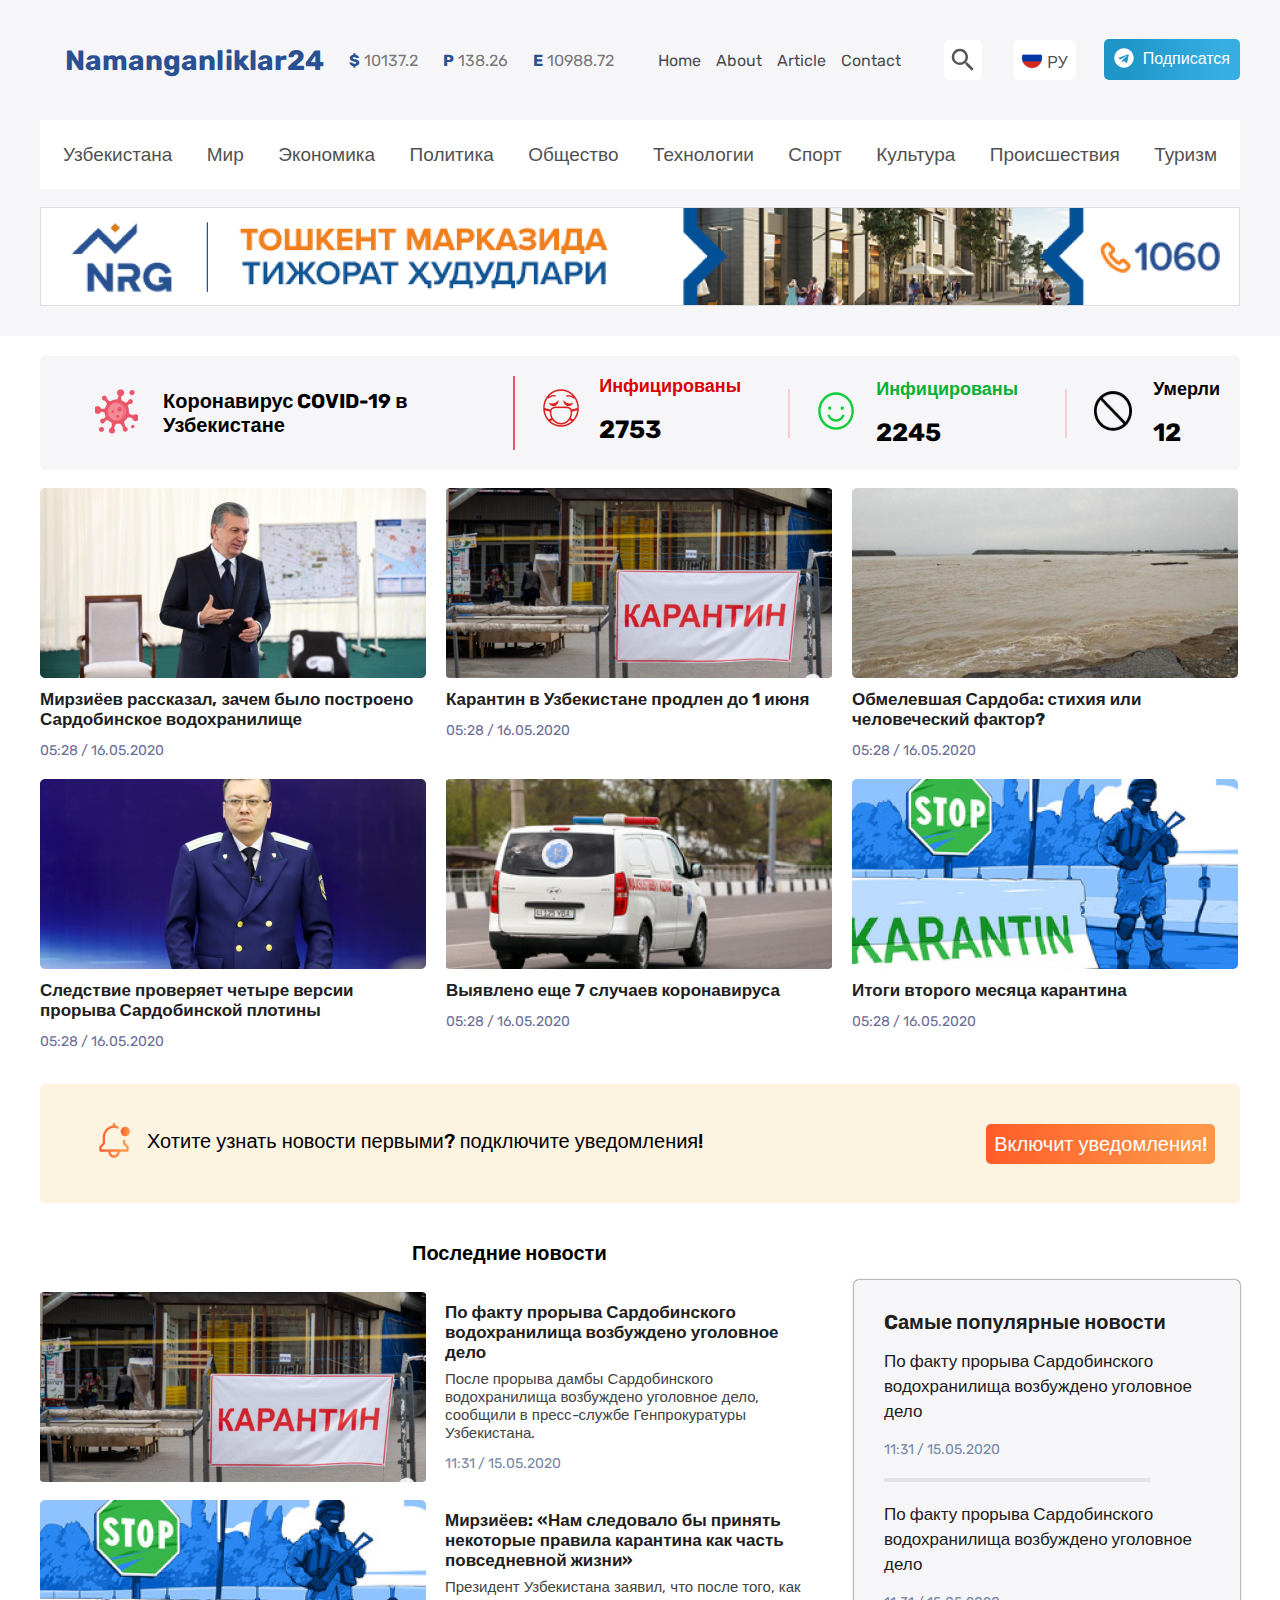
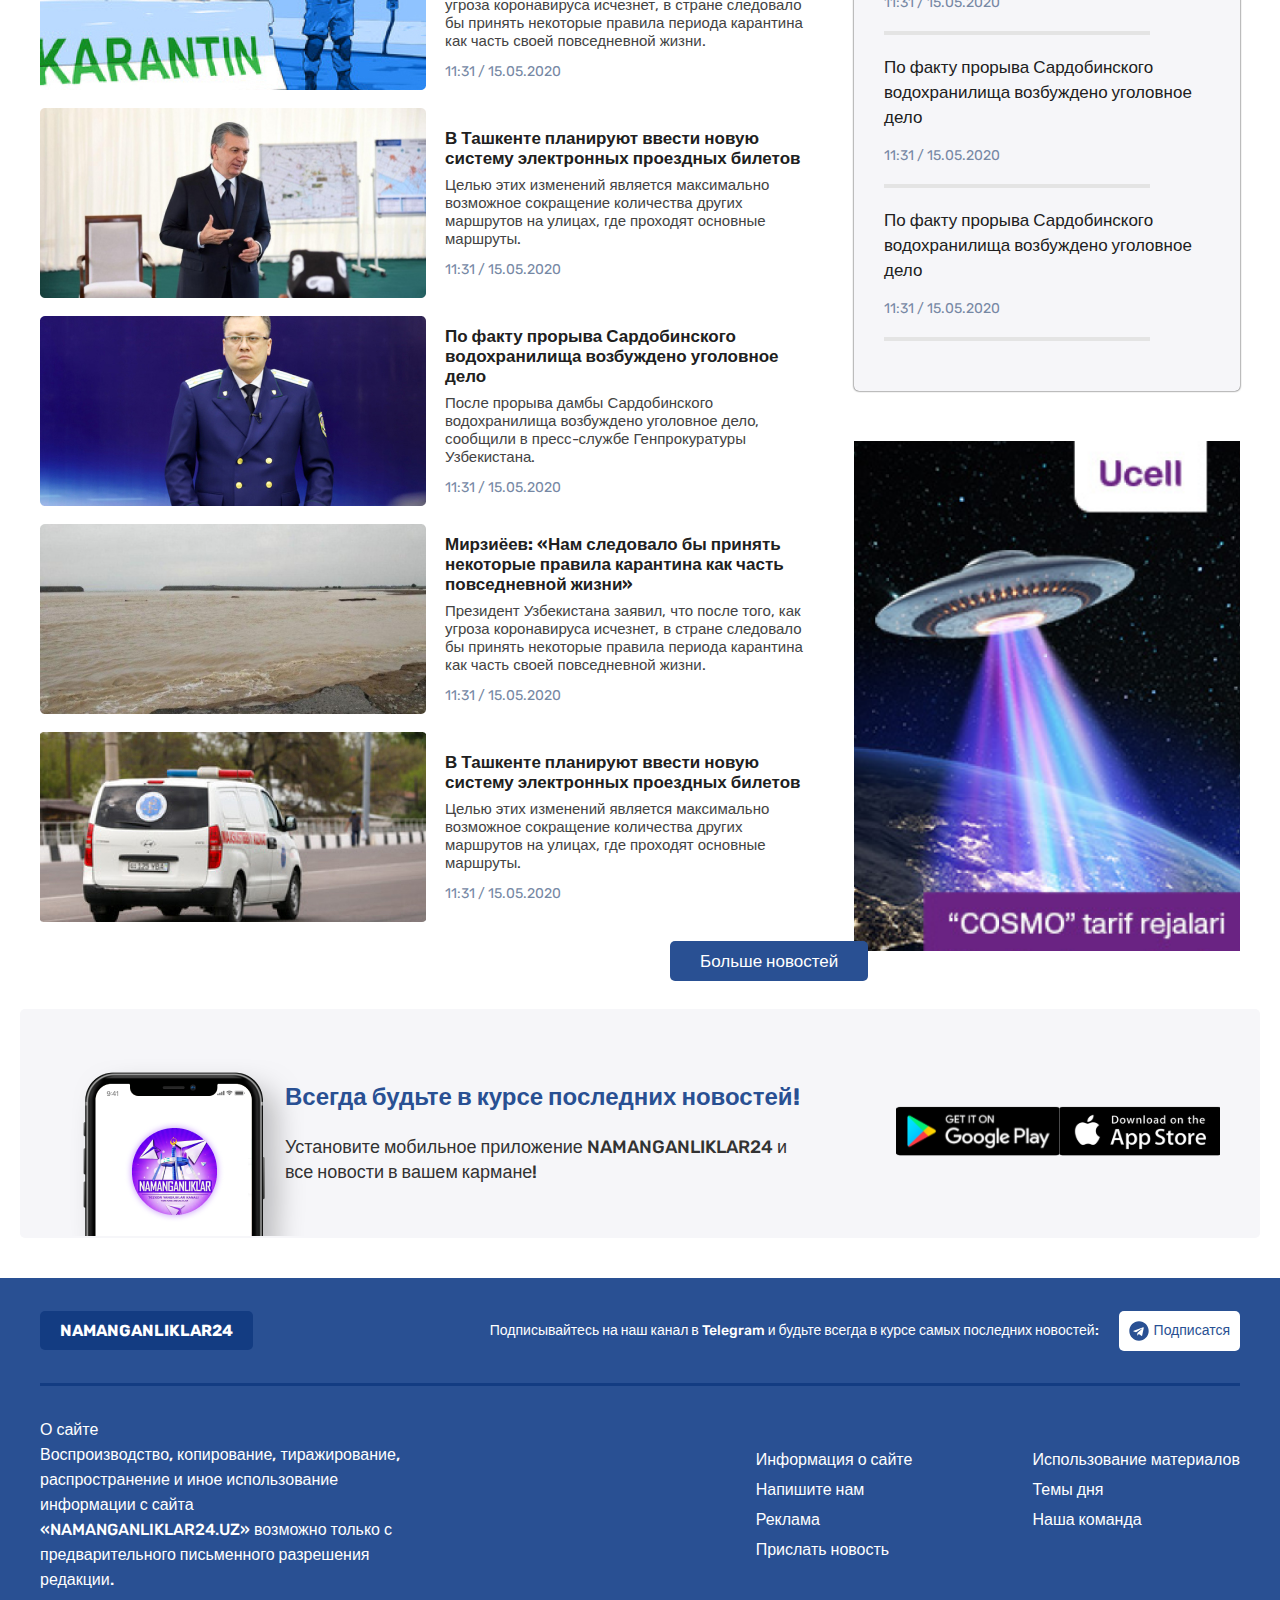
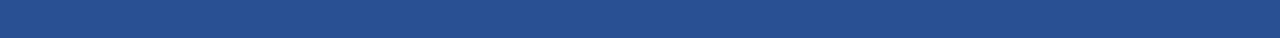
<file: index.html>
<!DOCTYPE html>
<html lang="en">
  <head>
    <meta charset="UTF-8" />
    <meta http-equiv="X-UA-Compatible" content="IE=edge" />
    <meta name="viewport" content="width=device-width, initial-scale=1.0" />
    <link rel="stylesheet" href="style.css" />
    <title>Namanganliklar24</title>
  </head>
  <body>
    <header class="header">
      <div class="container">
        <h1 class="visually-hidden">
          Namanganliklar24 yangiliklar rasmiy kanali
        </h1>
        <div class="header-top">
          <ul class="header-list">
            <li class="header-list-item">
              <a class="header-top-link" href="#">Namanganliklar24</a>
            </li>
            <li class="header-list-item">
              <a class="header-top-links" href="#"><span>$</span> 10137.2</a>
            </li>
            <li class="header-list-item">
              <a class="header-top-links" href="#"><span>P</span> 138.26</a>
            </li>
            <li class="header-list-item">
              <a class="header-top-links" href="#"><span>E</span> 10988.72</a>
            </li>
          </ul>
          <ul class="header-top__links-list">
            <li class="header-top__links-item">
              <a href="./index.html" class="header-top__link"> Home </a>
            </li>
            <li class="header-top__links-item">
              <a href="./about/about.html" class="header-top__link"> About </a>
            </li>
            <li class="header-top__links-item">
              <a href="./article/article.html" class="header-top__link">
                Article
              </a>
            </li>
            <li class="header-top__links-item">
              <a href="./contact/contact.html" class="header-top__link">
                Contact
              </a>
            </li>
          </ul>
          <div class="header-right">
            <img
              class="header-searcher"
              src="./img/searcehr.svg"
              alt="searcher icon image"
              width="38"
              height="40"
            />
            <span class="language">РУ</span>
            <a class="header-right-link" href="#">
              <img src="./img/telegram.svg" alt="there is telegram icon" />
              Подписатся</a
            >
          </div>
        </div>
        <ul class="navbar">
          <li class="navbar-item">
            <a class="nav-item-links" href="#">Узбекистана</a>
          </li>
          <li class="navbar-item">
            <a class="nav-item-links" href="#">Мир</a>
          </li>
          <li class="navbar-item">
            <a class="nav-item-links" href="#">Экономика</a>
          </li>
          <li class="navbar-item">
            <a class="nav-item-links" href="#">Политика</a>
          </li>
          <li class="navbar-item">
            <a class="nav-item-links" href="#">Общество</a>
          </li>
          <li class="navbar-item">
            <a class="nav-item-links" href="#">Технологии</a>
          </li>
          <li class="navbar-item">
            <a class="nav-item-links" href="#">Спорт</a>
          </li>
          <li class="navbar-item">
            <a class="nav-item-links" href="#">Культура</a>
          </li>
          <li class="navbar-item">
            <a class="nav-item-links" href="#">Происшествия</a>
          </li>
          <li class="navbar-item">
            <a class="nav-item-links" href="#">Туризм</a>
          </li>
        </ul>
        <img
          class="calling-number"
          src="./img/calling.png"
          alt="there is number that you can call us"
          width="1200"
          height="99"
        />
      </div>
    </header>

    <!-- main section starting -->

    <main class="main">
      <section class="caronavirus">
        <div class="container">
          <ul class="caronavirus-list">
            <li class="carona-list-item-first">
              <h2 class="carona-list-heading">
                Коронавирус COVID-19 в Узбекистане
              </h2>
            </li>
            <li class="carona-list-item-second">
              <div>
                <h3 class="infection-amount">Инфицированы</h3>
                <p class="carona-number">2753</p>
              </div>
            </li>
            <li class="carona-list-item-third">
              <div>
                <h3 class="healers-amount">Инфицированы</h3>
                <p class="carona-number">2245</p>
              </div>
            </li>
            <li class="carona-list-item-fourth">
              <div>
                <h3 class="carona-death">Умерли</h3>
                <p class="carona-number">12</p>
              </div>
            </li>
          </ul>
        </div>
      </section>
      <section class="karantin">
        <div class="container">
          <ul class="karantin-list">
            <li class="karantin-item">
              <a class="karantin-links" href="#">
                <img
                  class="karantin-image"
                  src="./img/prezident.png"
                  alt="Shavkat Mirziyoyev's picture"
                  width="386"
                  height="190"
                />
                <p class="karantin-info">
                  Мирзиёев рассказал, зачем было построено Сардобинское
                  водохранилище
                </p>
                <time class="karantin-time">05:28 / 16.05.2020</time>
              </a>
            </li>
            <li class="karantin-item">
              <a class="karantin-links" href="#">
                <img
                  class="karantin-image"
                  src="./img/karantin.png"
                  alt="karantin picture"
                  width="386"
                  height="190"
                />
                <p class="karantin-info">
                  Карантин в Узбекистане продлен до 1 июня
                </p>
                <time class="karantin-time">05:28 / 16.05.2020</time>
              </a>
            </li>
            <li class="karantin-item">
              <a class="karantin-links" href="#">
                <img
                  class="karantin-image"
                  src="./img/sardoba.png"
                  alt="a river picture its name is sardoba"
                  width="386"
                  height="190"
                />
                <p class="karantin-info">
                  Обмелевшая Сардоба: стихия или человеческий фактор?
                </p>
                <time class="karantin-time">05:28 / 16.05.2020</time>
              </a>
            </li>
            <li class="karantin-item">
              <a class="karantin-links" href="#">
                <img
                  class="karantin-image"
                  src="./img/prokuror.jpg"
                  alt="prokuror's picture"
                  width="386"
                  height="190"
                />
                <p class="karantin-info">
                  Следствие проверяет четыре версии прорыва Сардобинской плотины
                </p>
                <time class="karantin-time">05:28 / 16.05.2020</time>
              </a>
            </li>
            <li class="karantin-item">
              <a class="karantin-links" href="#">
                <img
                  class="karantin-image"
                  src="./img/tez-yordam.jpg"
                  alt="ambulance car image"
                  width="386"
                  height="190"
                />
                <p class="karantin-info">Выявлено еще 7 случаев коронавируса</p>
                <time class="karantin-time">05:28 / 16.05.2020</time>
              </a>
            </li>
            <li class="karantin-item">
              <a class="karantin-links" href="#">
                <img
                  class="karantin-image"
                  src="./img/stop-karantin.jpg"
                  alt="banned place picture with karantin poster"
                  width="386"
                  height="190"
                />
                <p class="karantin-info">Итоги второго месяца карантина</p>
                <time class="karantin-time">05:28 / 16.05.2020</time>
              </a>
            </li>
          </ul>
          <div class="belly-section">
            <p class="belly-text">
              Хотите узнать новости первыми? подключите уведомления!
            </p>
            <a class="belly-link" href="">Включит уведомления!</a>
          </div>
        </div>
      </section>

      <section class="the_last_news">
        <h2 class="last_news-heading">Последние новости</h2>
        <div class="container">
          <div class="last-parts">
            <ul class="right-part-list">
              <li class="right-part-item">
                <a class="right-part-links" href="#">
                  <img
                    class="right-part-image"
                    src="./img/karantin.png"
                    alt="karantin picture"
                    width="386"
                    height="190"
                  />
                  <div class="right-part-item-info">
                    <h4 class="right-part-heading">
                      По факту прорыва Сардобинского водохранилища возбуждено
                      уголовное дело
                    </h4>
                    <p class="right-part-text">
                      После прорыва дамбы Сардобинского водохранилища возбуждено
                      уголовное дело, сообщили в пресс-службе Генпрокуратуры
                      Узбекистана.
                    </p>
                    <time class="right-part-time">11:31 / 15.05.2020</time>
                  </div>
                </a>
              </li>
              <li class="right-part-item">
                <a class="right-part-links" href="#">
                  <img
                    class="right-part-image"
                    src="./img/stop-karantin.jpg"
                    alt="assembly picture"
                    width="386"
                    height="190"
                  />
                  <div class="right-part-item-info">
                    <h4 class="right-part-heading">
                      Мирзиёев: «Нам следовало бы принять некоторые правила
                      карантина как часть повседневной жизни»
                    </h4>
                    <p class="right-part-text">
                      Президент Узбекистана заявил, что после того, как угроза
                      коронавируса исчезнет, в стране следовало бы принять
                      некоторые правила периода карантина как часть своей
                      повседневной жизни.
                    </p>
                    <time class="right-part-time">11:31 / 15.05.2020</time>
                  </div>
                </a>
              </li>
              <li class="right-part-item">
                <a class="right-part-links" href="#">
                  <img
                    class="right-part-image"
                    src="./img/prezident.png"
                    alt="prezident picture"
                    width="386"
                    height="190"
                  />
                  <div class="right-part-item-info">
                    <h4 class="right-part-heading">
                      В Ташкенте планируют ввести новую систему электронных
                      проездных билетов
                    </h4>
                    <p class="right-part-text">
                      Целью этих изменений является максимально возможное
                      сокращение количества других маршрутов на улицах, где
                      проходят основные маршруты.
                    </p>
                    <time class="right-part-time">11:31 / 15.05.2020</time>
                  </div>
                </a>
              </li>
              <li class="right-part-item">
                <a class="right-part-links" href="#">
                  <img
                    class="right-part-image"
                    src="./img/prokuror.jpg"
                    alt="prokuror picture"
                    width="386"
                    height="190"
                  />
                  <div class="right-part-item-info">
                    <h4 class="right-part-heading">
                      По факту прорыва Сардобинского водохранилища возбуждено
                      уголовное дело
                    </h4>
                    <p class="right-part-text">
                      После прорыва дамбы Сардобинского водохранилища возбуждено
                      уголовное дело, сообщили в пресс-службе Генпрокуратуры
                      Узбекистана.
                    </p>
                    <time class="right-part-time">11:31 / 15.05.2020</time>
                  </div>
                </a>
              </li>
              <li class="right-part-item">
                <a class="right-part-links" href="#">
                  <img
                    class="right-part-image"
                    src="./img/sardoba.png"
                    alt="sardoba picture"
                    width="386"
                    height="190"
                  />
                  <div class="right-part-item-info">
                    <h4 class="right-part-heading">
                      Мирзиёев: «Нам следовало бы принять некоторые правила
                      карантина как часть повседневной жизни»
                    </h4>
                    <p class="right-part-text">
                      Президент Узбекистана заявил, что после того, как угроза
                      коронавируса исчезнет, в стране следовало бы принять
                      некоторые правила периода карантина как часть своей
                      повседневной жизни.
                    </p>
                    <time class="right-part-time">11:31 / 15.05.2020</time>
                  </div>
                </a>
              </li>
              <li class="right-part-item">
                <a class="right-part-links" href="#">
                  <img
                    class="right-part-image"
                    src="./img/tez-yordam.jpg"
                    alt="ambulance car picture"
                    width="386"
                    height="190"
                  />
                  <div class="right-part-item-info">
                    <h4 class="right-part-heading">
                      В Ташкенте планируют ввести новую систему электронных
                      проездных билетов
                    </h4>
                    <p class="right-part-text">
                      Целью этих изменений является максимально возможное
                      сокращение количества других маршрутов на улицах, где
                      проходят основные маршруты.
                    </p>
                    <time class="right-part-time">11:31 / 15.05.2020</time>
                  </div>
                </a>
              </li>
            </ul>
          </div>
          <div class="the_last_left_part">
            <ul class="last-left-part-list">
              <li class="left-part-list-item">
                <h4 class="left-part-heading">Cамые популярные новости</h4>
                <p class="left-part-text">
                  По факту прорыва Сардобинского водохранилища возбуждено
                  уголовное дело
                </p>
                <time class="left-part-time">11:31 / 15.05.2020</time
                ><span class="line"></span>
              </li>
              <li class="left-part-list-item">
                <p class="left-part-text">
                  По факту прорыва Сардобинского водохранилища возбуждено
                  уголовное дело
                </p>
                <time class="left-part-time">11:31 / 15.05.2020</time
                ><span class="line"></span>
              </li>
              <li class="left-part-list-item">
                <p class="left-part-text">
                  По факту прорыва Сардобинского водохранилища возбуждено
                  уголовное дело
                </p>
                <time class="left-part-time">11:31 / 15.05.2020</time
                ><span class="line"></span>
              </li>
              <li class="left-part-list-item">
                <p class="left-part-text">
                  По факту прорыва Сардобинского водохранилища возбуждено
                  уголовное дело
                </p>
                <time class="left-part-time">11:31 / 15.05.2020</time>
                <span class="line"></span>
              </li>
            </ul>
            <img
              class="left-part-image"
              src="./img/cosmos.png"
              alt=""
              width="386"
              height="510"
            />
          </div>
        </div>
        <a class="news-link" href="#">Больше новостей</a>
      </section>

      <!-- social media section starting -->
      <section class="social-media">
        <div class="container">
          <div class="social-media-contents">
            <div class="social-media-info">
              <h3 class="social-media-heading">
                Всегда будьте в курсе последних новостей!
              </h3>
              <p class="social-media-info">
                Установите мобильное приложение NAMANGANLIKLAR24 и все новости в
                вашем кармане!
              </p>
            </div>
            <ul class="social-media-list">
              <li class="social-media-item">
                <a class="social-media-link" href="#"
                  ><img
                    class="social-media-image"
                    src="./img/googleplay 1.svg"
                    alt="a link you can enter google play with it"
                    width="164"
                    height="50"
                /></a>
              </li>
              <li class="social-media-item">
                <a class="social-media-link" href="#"
                  ><img
                    class="social-media-image"
                    src="./img/appstore 1.svg"
                    alt="a link you can enter appstore with it"
                    width="160"
                    height="50"
                /></a>
              </li>
            </ul>
          </div>
        </div>
      </section>
    </main>

    <!-- footer section starting -->

    <footer class="footer">
      <div class="container">
        <div class="footer-top">
          <a class="footer-top-logo" href="#">NAMANGANLIKLAR24</a>
          <div class="footer-top-info">
            <p class="footer-top-text">
              Подписывайтесь на наш канал в Telegram и будьте всегда в курсе
              самых последних новостей:
            </p>
            <a class="footer-top-link" href="#">
              <img
                src="./img/cib_telegram.svg"
                alt="telegram icon"
              />Подписатся</a
            >
          </div>
        </div>
        <span class="footer-line"></span>
        <div class="footer-bottom">
          <p class="footer-bottom-text">
            О сайте <br />
            Воспроизводство, копирование, тиражирование, распространение и иное
            использование информации с сайта «NAMANGANLIKLAR24.UZ» возможно
            только с предварительного письменного разрешения редакции.
          </p>
          <div class="footer-lists">
            <ul class="footer-bottom-list-left">
              <li class="bottom-left-item">
                <a class="footer-left-link" href="#">Информация о сайте</a>
              </li>
              <li class="bottom-left-item">
                <a class="footer-left-link" href="#">Напишите нам </a>
              </li>
              <li class="bottom-left-item">
                <a class="footer-left-link" href="#">Реклама</a>
              </li>
              <li class="bottom-left-item">
                <a class="footer-left-link" href="#">Прислать новость</a>
              </li>
            </ul>
            <ul class="footer-right-list">
              <li class="footer-right-item">
                <a class="footer-right-links" href="#"
                  >Использование материалов</a
                >
              </li>
              <li class="footer-right-item">
                <a class="footer-right-links" href="#">Темы дня </a>
              </li>
              <li class="footer-right-item">
                <a class="footer-right-links" href="#">Наша команда</a>
              </li>
            </ul>
          </div>
        </div>
      </div>
    </footer>

    <div class="modal">
      <div class="modal__inner">
        <button class="modal__btn">&times;</button>
        <p class="modal__text">
          Подписывайтесь на наш канал в Telegram и будьте всегда в курсе самых
          последних новостей:
        </p>
        <a class="header-right-link" href="#">
          <img src="./img/telegram.svg" alt="there is telegram icon" />
          Подписатся</a
        >
      </div>
    </div>

    <script src="js/main.js"></script>
  </body>
</html>
</file>
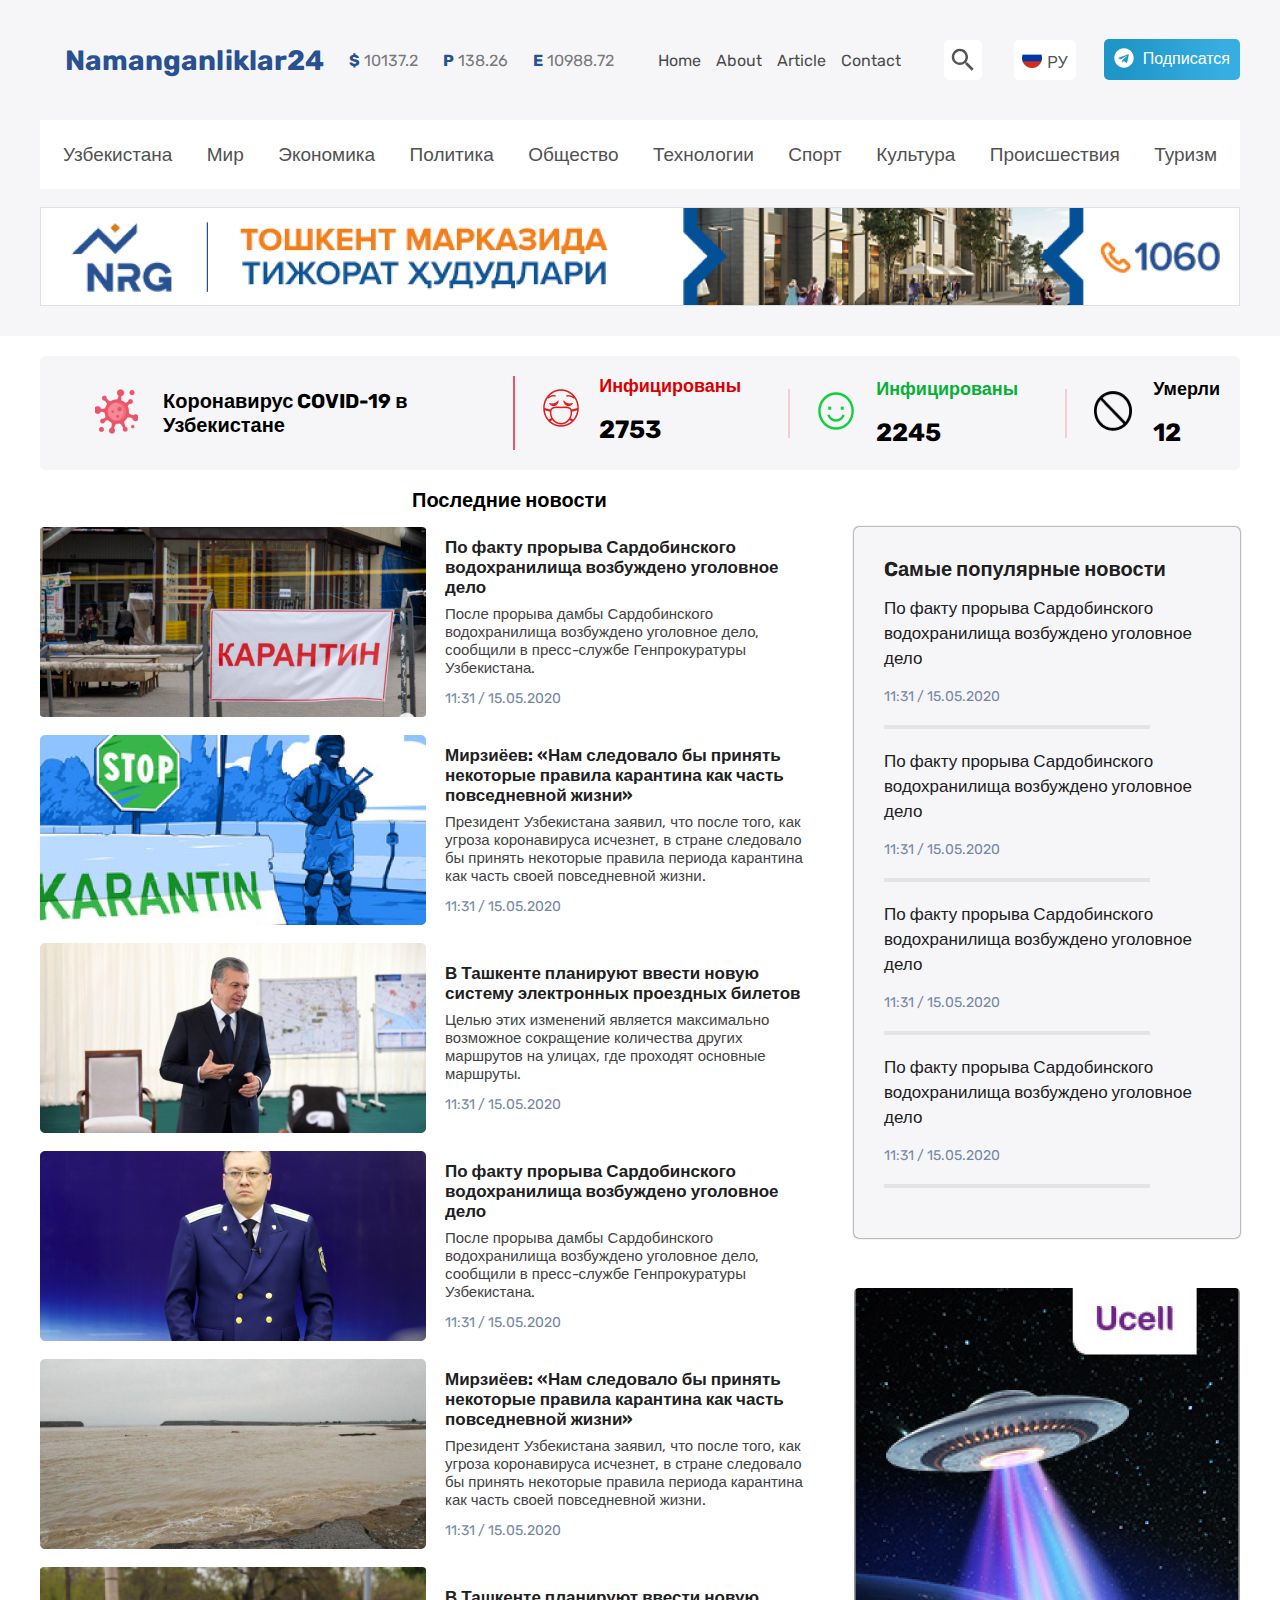
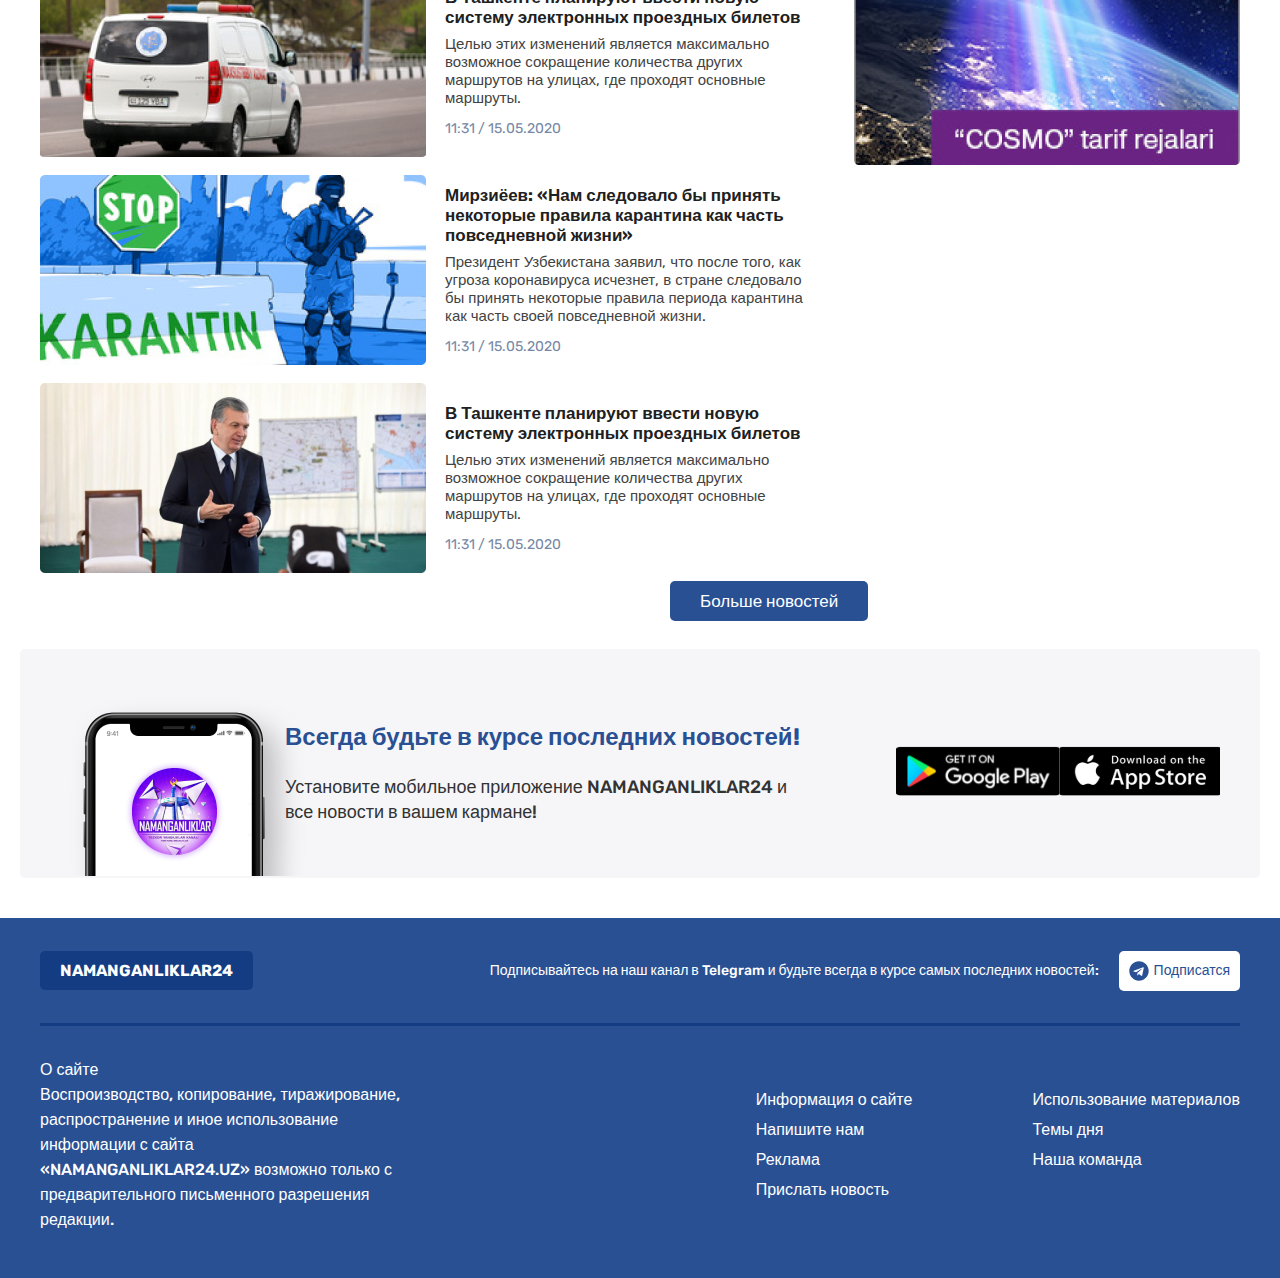
<file: about/about.html>
<!DOCTYPE html>
<html lang="en">
  <head>
    <meta charset="UTF-8" />
    <meta http-equiv="X-UA-Compatible" content="IE=edge" />
    <meta name="viewport" content="width=device-width, initial-scale=1.0" />
    <link rel="stylesheet" href="/style.css" />
    <title>Namanganliklar24 about</title>
  </head>
  <body>
    <header class="header">
      <div class="container">
        <h1 class="visually-hidden">
          Namanganliklar24 yangiliklar rasmiy kanali
        </h1>
        <div class="header-top">
          <ul class="header-list">
            <li class="header-list-item">
              <a class="header-top-link" href="#">Namanganliklar24</a>
            </li>
            <li class="header-list-item">
              <a class="header-top-links" href="#"><span>$</span> 10137.2</a>
            </li>
            <li class="header-list-item">
              <a class="header-top-links" href="#"><span>P</span> 138.26</a>
            </li>
            <li class="header-list-item">
              <a class="header-top-links" href="#"><span>E</span> 10988.72</a>
            </li>
          </ul>
          <ul class="header-top__links-list">
            <li class="header-top__links-item">
              <a href="../index.html" class="header-top__link">
                Home
              </a>
            </li>
            <li class="header-top__links-item">
              <a href="../about/about.html" class="header-top__link">
                About
              </a>
            </li>
            <li class="header-top__links-item">
              <a href="../article/article.html" class="header-top__link">
                Article
              </a>
            </li>
            <li class="header-top__links-item">
              <a href="../contact/contact.html" class="header-top__link">
                Contact
              </a>
            </li>
          </ul>
          <div class="header-right">
            <img
              class="header-searcher"
              src="./img/searcehr.svg"
              alt="searcher icon image"
              width="38"
              height="40"
            />
            <span class="language">РУ</span>
            <a class="header-right-link" href="#">
              <img src="./img/telegram.svg" alt="there is telegram icon" />
              Подписатся</a
            >
          </div>
        </div>
        <ul class="navbar">
          <li class="navbar-item">
            <a class="nav-item-links" href="#">Узбекистана</a>
          </li>
          <li class="navbar-item">
            <a class="nav-item-links" href="#">Мир</a>
          </li>
          <li class="navbar-item">
            <a class="nav-item-links" href="#">Экономика</a>
          </li>
          <li class="navbar-item">
            <a class="nav-item-links" href="#">Политика</a>
          </li>
          <li class="navbar-item">
            <a class="nav-item-links" href="#">Общество</a>
          </li>
          <li class="navbar-item">
            <a class="nav-item-links" href="#">Технологии</a>
          </li>
          <li class="navbar-item">
            <a class="nav-item-links" href="#">Спорт</a>
          </li>
          <li class="navbar-item">
            <a class="nav-item-links" href="#">Культура</a>
          </li>
          <li class="navbar-item">
            <a class="nav-item-links" href="#">Происшествия</a>
          </li>
          <li class="navbar-item">
            <a class="nav-item-links" href="#">Туризм</a>
          </li>
        </ul>
        <img
          class="calling-number"
          src="./img/calling.png"
          alt="there is number that you can call us"
          width="1200"
          height="99"
        />
      </div>
    </header>

    <!-- main section starting -->

    <main class="main">
      <section class="caronavirus">
        <div class="container">
          <ul class="caronavirus-list">
            <li class="carona-list-item-first">
              <h2 class="carona-list-heading">
                Коронавирус COVID-19 в Узбекистане
              </h2>
            </li>
            <li class="carona-list-item-second">
              <div>
                <h3 class="infection-amount">Инфицированы</h3>
                <p class="carona-number">2753</p>
              </div>
            </li>
            <li class="carona-list-item-third">
              <div>
                <h3 class="healers-amount">Инфицированы</h3>
                <p class="carona-number">2245</p>
              </div>
            </li>
            <li class="carona-list-item-fourth">
              <div>
                <h3 class="carona-death">Умерли</h3>
                <p class="carona-number">12</p>
              </div>
            </li>
          </ul>
        </div>
      </section>
      

      <section class="the_last_news">
        <h2 class="last_news-heading">Последние новости</h2>
        <div class="container">
          <div class="last-parts">
            <ul class="right-part-list">
              <li class="right-part-item">
                <a class="right-part-links" href="#">
                  <img
                    class="right-part-image"
                    src="./img/karantin.png"
                    alt="karantin picture"
                    width="386"
                    height="190"
                  />
                  <div class="right-part-item-info">
                    <h4 class="right-part-heading">
                      По факту прорыва Сардобинского водохранилища возбуждено
                      уголовное дело
                    </h4>
                    <p class="right-part-text">
                      После прорыва дамбы Сардобинского водохранилища возбуждено
                      уголовное дело, сообщили в пресс-службе Генпрокуратуры
                      Узбекистана.
                    </p>
                    <time class="right-part-time">11:31 / 15.05.2020</time>
                  </div>
                </a>
              </li>
              <li class="right-part-item">
                <a class="right-part-links" href="#">
                  <img
                    class="right-part-image"
                    src="./img/stop-karantin.jpg"
                    alt="assembly picture"
                    width="386"
                    height="190"
                  />
                  <div class="right-part-item-info">
                    <h4 class="right-part-heading">
                      Мирзиёев: «Нам следовало бы принять некоторые правила
                      карантина как часть повседневной жизни»
                    </h4>
                    <p class="right-part-text">
                      Президент Узбекистана заявил, что после того, как угроза
                      коронавируса исчезнет, в стране следовало бы принять
                      некоторые правила периода карантина как часть своей
                      повседневной жизни.
                    </p>
                    <time class="right-part-time">11:31 / 15.05.2020</time>
                  </div>
                </a>
              </li>
              <li class="right-part-item">
                <a class="right-part-links" href="#">
                  <img
                    class="right-part-image"
                    src="./img/prezident.png"
                    alt="prezident picture"
                    width="386"
                    height="190"
                  />
                  <div class="right-part-item-info">
                    <h4 class="right-part-heading">
                      В Ташкенте планируют ввести новую систему электронных
                      проездных билетов
                    </h4>
                    <p class="right-part-text">
                      Целью этих изменений является максимально возможное
                      сокращение количества других маршрутов на улицах, где
                      проходят основные маршруты.
                    </p>
                    <time class="right-part-time">11:31 / 15.05.2020</time>
                  </div>
                </a>
              </li>
              <li class="right-part-item">
                <a class="right-part-links" href="#">
                  <img
                    class="right-part-image"
                    src="./img/prokuror.jpg"
                    alt="prokuror picture"
                    width="386"
                    height="190"
                  />
                  <div class="right-part-item-info">
                    <h4 class="right-part-heading">
                      По факту прорыва Сардобинского водохранилища возбуждено
                      уголовное дело
                    </h4>
                    <p class="right-part-text">
                      После прорыва дамбы Сардобинского водохранилища возбуждено
                      уголовное дело, сообщили в пресс-службе Генпрокуратуры
                      Узбекистана.
                    </p>
                    <time class="right-part-time">11:31 / 15.05.2020</time>
                  </div>
                </a>
              </li>
              <li class="right-part-item">
                <a class="right-part-links" href="#">
                  <img
                    class="right-part-image"
                    src="./img/sardoba.png"
                    alt="sardoba picture"
                    width="386"
                    height="190"
                  />
                  <div class="right-part-item-info">
                    <h4 class="right-part-heading">
                      Мирзиёев: «Нам следовало бы принять некоторые правила
                      карантина как часть повседневной жизни»
                    </h4>
                    <p class="right-part-text">
                      Президент Узбекистана заявил, что после того, как угроза
                      коронавируса исчезнет, в стране следовало бы принять
                      некоторые правила периода карантина как часть своей
                      повседневной жизни.
                    </p>
                    <time class="right-part-time">11:31 / 15.05.2020</time>
                  </div>
                </a>
              </li>
              <li class="right-part-item">
                <a class="right-part-links" href="#">
                  <img
                    class="right-part-image"
                    src="./img/tez-yordam.jpg"
                    alt="ambulance car picture"
                    width="386"
                    height="190"
                  />
                  <div class="right-part-item-info">
                    <h4 class="right-part-heading">
                      В Ташкенте планируют ввести новую систему электронных
                      проездных билетов
                    </h4>
                    <p class="right-part-text">
                      Целью этих изменений является максимально возможное
                      сокращение количества других маршрутов на улицах, где
                      проходят основные маршруты.
                    </p>
                    <time class="right-part-time">11:31 / 15.05.2020</time>
                  </div>
                </a>
              </li>
              <li class="right-part-item">
                <a class="right-part-links" href="#">
                  <img
                    class="right-part-image"
                    src="./img/stop-karantin.jpg"
                    alt="assembly picture"
                    width="386"
                    height="190"
                  />
                  <div class="right-part-item-info">
                    <h4 class="right-part-heading">
                      Мирзиёев: «Нам следовало бы принять некоторые правила
                      карантина как часть повседневной жизни»
                    </h4>
                    <p class="right-part-text">
                      Президент Узбекистана заявил, что после того, как угроза
                      коронавируса исчезнет, в стране следовало бы принять
                      некоторые правила периода карантина как часть своей
                      повседневной жизни.
                    </p>
                    <time class="right-part-time">11:31 / 15.05.2020</time>
                  </div>
                </a>
              </li>
              <li class="right-part-item">
                <a class="right-part-links" href="#">
                  <img
                    class="right-part-image"
                    src="./img/prezident.png"
                    alt="prezident picture"
                    width="386"
                    height="190"
                  />
                  <div class="right-part-item-info">
                    <h4 class="right-part-heading">
                      В Ташкенте планируют ввести новую систему электронных
                      проездных билетов
                    </h4>
                    <p class="right-part-text">
                      Целью этих изменений является максимально возможное
                      сокращение количества других маршрутов на улицах, где
                      проходят основные маршруты.
                    </p>
                    <time class="right-part-time">11:31 / 15.05.2020</time>
                  </div>
                </a>
              </li>
            </ul>
          </div>
          <div class="the_last_left_part">
            <ul class="last-left-part-list">
              <li class="left-part-list-item">
                <h4 class="left-part-heading">Cамые популярные новости</h4>
                <p class="left-part-text">
                  По факту прорыва Сардобинского водохранилища возбуждено
                  уголовное дело
                </p>
                <time class="left-part-time">11:31 / 15.05.2020</time
                ><span class="line"></span>
              </li>
              <li class="left-part-list-item">
                <p class="left-part-text">
                  По факту прорыва Сардобинского водохранилища возбуждено
                  уголовное дело
                </p>
                <time class="left-part-time">11:31 / 15.05.2020</time
                ><span class="line"></span>
              </li>
              <li class="left-part-list-item">
                <p class="left-part-text">
                  По факту прорыва Сардобинского водохранилища возбуждено
                  уголовное дело
                </p>
                <time class="left-part-time">11:31 / 15.05.2020</time
                ><span class="line"></span>
              </li>
              <li class="left-part-list-item">
                <p class="left-part-text">
                  По факту прорыва Сардобинского водохранилища возбуждено
                  уголовное дело
                </p>
                <time class="left-part-time">11:31 / 15.05.2020</time>
                <span class="line"></span>
              </li>
            </ul>
            <img
              class="left-part-image"
              src="./img/cosmos.png"
              alt=""
              width="386"
              height="477"
            />
          </div>
        </div>
        <a class="news-link" href="#">Больше новостей</a>
      </section>

      <!-- social media section starting -->
      <section class="social-media">
        <div class="container">
          <div class="social-media-contents">
            <div class="social-media-info">
              <h3 class="social-media-heading">
                Всегда будьте в курсе последних новостей!
              </h3>
              <p class="social-media-info">
                Установите мобильное приложение NAMANGANLIKLAR24 и все новости в
                вашем кармане!
              </p>
            </div>
            <ul class="social-media-list">
              <li class="social-media-item">
                <a class="social-media-link" href="#"
                  ><img
                    class="social-media-image"
                    src="./img/googleplay 1.svg"
                    alt="a link you can enter google play with it"
                    width="164"
                    height="50"
                /></a>
              </li>
              <li class="social-media-item">
                <a class="social-media-link" href="#"
                  ><img
                    class="social-media-image"
                    src="./img/appstore 1.svg"
                    alt="a link you can enter appstore with it"
                    width="160"
                    height="50"
                /></a>
              </li>
            </ul>
          </div>
        </div>
      </section>
    </main>

    <!-- footer section starting -->

    <footer class="footer">
      <div class="container">
        <div class="footer-top">
          <a class="footer-top-logo" href="#">NAMANGANLIKLAR24</a>
          <div class="footer-top-info">
            <p class="footer-top-text">
              Подписывайтесь на наш канал в Telegram и будьте всегда в курсе
              самых последних новостей:
            </p>
            <a class="footer-top-link" href="#">
              <img
                src="./img/cib_telegram.svg"
                alt="telegram icon"
              />Подписатся</a
            >
          </div>
        </div>
        <span class="footer-line"></span>
        <div class="footer-bottom">
          <p class="footer-bottom-text">
            О сайте <br> Воспроизводство, копирование, тиражирование, распространение
            и иное использование информации с сайта «NAMANGANLIKLAR24.UZ»
            возможно только с предварительного письменного разрешения редакции.
          </p>
          <div class="footer-lists">
            <ul class="footer-bottom-list-left">
              <li class="bottom-left-item">
                <a class="footer-left-link" href="#">Информация о сайте</a>
              </li>
              <li class="bottom-left-item">
                <a class="footer-left-link" href="#">Напишите нам </a>
              </li>
              <li class="bottom-left-item">
                <a class="footer-left-link" href="#">Реклама</a>
              </li>
              <li class="bottom-left-item">
                <a class="footer-left-link" href="#">Прислать новость</a>
              </li>
            </ul>
            <ul class="footer-right-list">
              <li class="footer-right-item">
                <a class="footer-right-links" href="#"
                  >Использование материалов</a
                >
              </li>
              <li class="footer-right-item">
                <a class="footer-right-links" href="#">Темы дня </a>
              </li>
              <li class="footer-right-item">
                <a class="footer-right-links" href="#">Наша команда</a>
              </li>
            </ul>
          </div>
        </div>
      </div>
    </footer>
    <div class="modal">
      <div class="modal__inner">
        <button class="modal__btn">&times;</button>
        <p class="modal__text">
          Подписывайтесь на наш канал в Telegram и будьте всегда в курсе самых
          последних новостей:
        </p>
        <a class="header-right-link" href="#">
          <img src="./img/telegram.svg" alt="there is telegram icon" />
          Подписатся</a
        >
      </div>
    </div>
    <script src="../js/main.js"></script>
  </body>
</html>
</file>
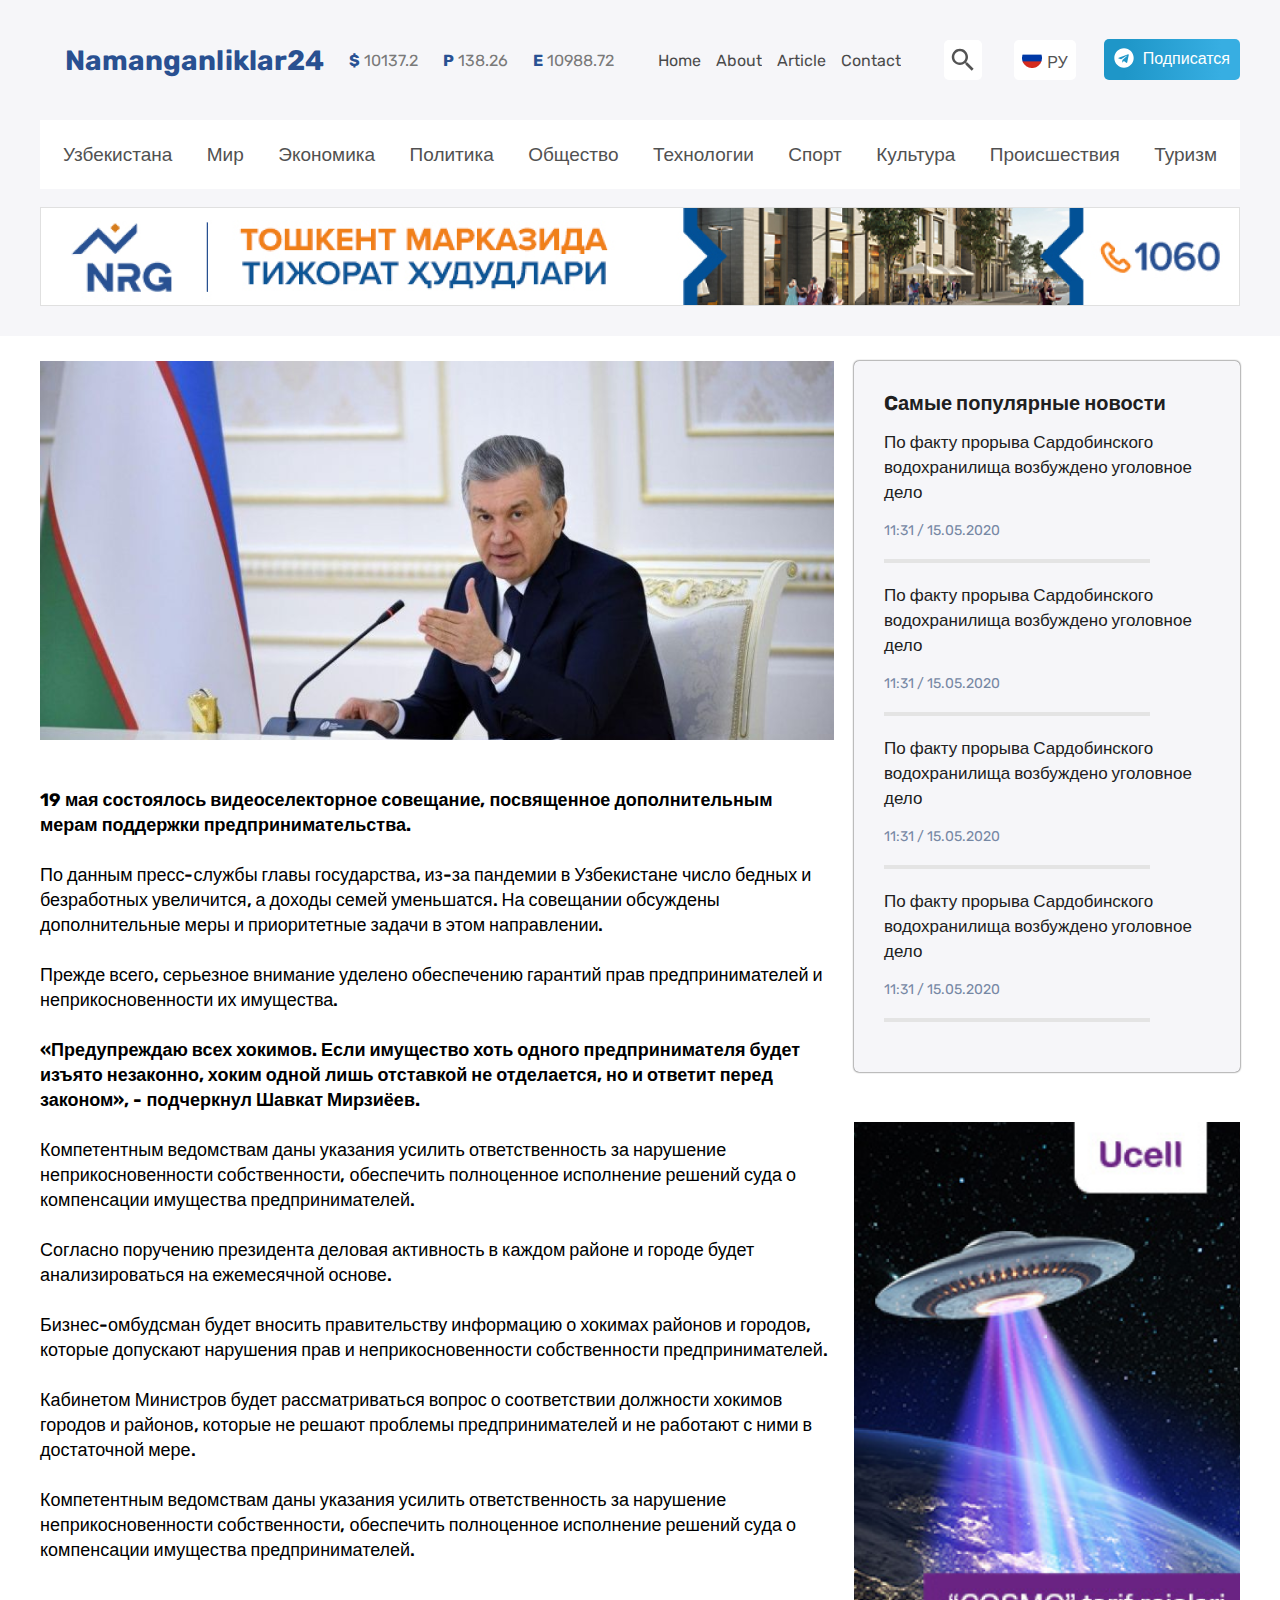
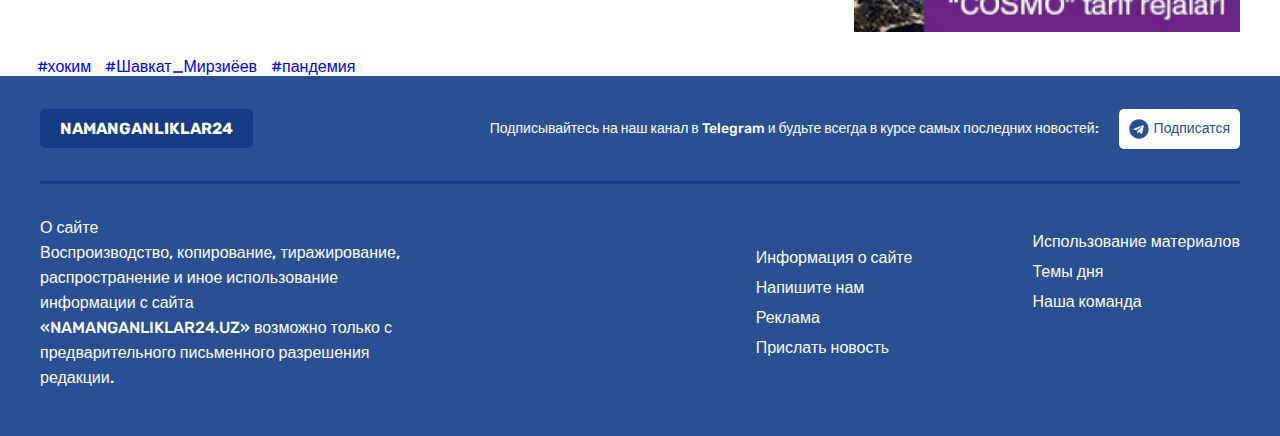
<file: article/article.html>
<!DOCTYPE html>
<html lang="en">
  <head>
    <meta charset="UTF-8" />
    <meta http-equiv="X-UA-Compatible" content="IE=edge" />
    <meta name="viewport" content="width=device-width, initial-scale=1.0" />
    <link rel="stylesheet" href="/style.css" />
    <title>Namanganliklar24 article</title>
  </head>
  <body>
    <header class="header">
      <div class="container">
        <h1 class="visually-hidden">
          Namanganliklar24 yangiliklar rasmiy kanali
        </h1>
        <div class="header-top">
          <ul class="header-list">
            <li class="header-list-item">
              <a class="header-top-link" href="#">Namanganliklar24</a>
            </li>
            <li class="header-list-item">
              <a class="header-top-links" href="#"><span>$</span> 10137.2</a>
            </li>
            <li class="header-list-item">
              <a class="header-top-links" href="#"><span>P</span> 138.26</a>
            </li>
            <li class="header-list-item">
              <a class="header-top-links" href="#"><span>E</span> 10988.72</a>
            </li>
          </ul>
          <ul class="header-top__links-list">
            <li class="header-top__links-item">
              <a href="../index.html" class="header-top__link">
                Home
              </a>
            </li>
            <li class="header-top__links-item">
              <a href="../about/about.html" class="header-top__link">
                About
              </a>
            </li>
            <li class="header-top__links-item">
              <a href="../article/article.html" class="header-top__link">
                Article
              </a>
            </li>
            <li class="header-top__links-item">
              <a href="../contact/contact.html" class="header-top__link">
                Contact
              </a>
            </li>
          </ul>
          <div class="header-right">
            <img
              class="header-searcher"
              src="./img/searcehr.svg"
              alt="searcher icon image"
              width="38"
              height="40"
            />
            <span class="language">РУ</span>
            <a class="header-right-link" href="#">
              <img src="./img/telegram.svg" alt="there is telegram icon" />
              Подписатся</a
            >
          </div>
        </div>
        <ul class="navbar">
          <li class="navbar-item">
            <a class="nav-item-links" href="#">Узбекистана</a>
          </li>
          <li class="navbar-item">
            <a class="nav-item-links" href="#">Мир</a>
          </li>
          <li class="navbar-item">
            <a class="nav-item-links" href="#">Экономика</a>
          </li>
          <li class="navbar-item">
            <a class="nav-item-links" href="#">Политика</a>
          </li>
          <li class="navbar-item">
            <a class="nav-item-links" href="#">Общество</a>
          </li>
          <li class="navbar-item">
            <a class="nav-item-links" href="#">Технологии</a>
          </li>
          <li class="navbar-item">
            <a class="nav-item-links" href="#">Спорт</a>
          </li>
          <li class="navbar-item">
            <a class="nav-item-links" href="#">Культура</a>
          </li>
          <li class="navbar-item">
            <a class="nav-item-links" href="#">Происшествия</a>
          </li>
          <li class="navbar-item">
            <a class="nav-item-links" href="#">Туризм</a>
          </li>
        </ul>
        <img
          class="calling-number"
          src="./img/calling.png"
          alt="there is number that you can call us"
          width="1200"
          height="99"
        />
      </div>
    </header>

    <!-- main section starting -->

    <main class="main">
      <section class="prezident">
        <div class="container">
          <div class="prezident-left-part">
            <img
              class="prezident-image"
              src="./img/Shavkat_Mirziyoyev.png"
              alt="Shavkat Miromonovich Mirziyoyev picture"
              width="794"
              height="379"
            />
            <p class="prezident-left-info">
              <strong
                >19 мая состоялось видеоселекторное совещание, посвященное
                дополнительным мерам поддержки предпринимательства.</strong
              >
              <br />
              <br />
              По данным пресс-службы главы государства, из-за пандемии в
              Узбекистане число бедных и безработных увеличится, а доходы семей
              уменьшатся. На совещании обсуждены дополнительные меры и
              приоритетные задачи в этом направлении.
              <br />
              <br />
              Прежде всего, серьезное внимание уделено обеспечению гарантий прав
              предпринимателей и неприкосновенности их имущества.
              <br />
              <br />
              <strong>
                «Предупреждаю всех хокимов. Если имущество хоть одного
                предпринимателя будет изъято незаконно, хоким одной лишь
                отставкой не отделается, но и ответит перед законом», -
                подчеркнул Шавкат Мирзиёев.
              </strong>
              <br />
              <br />
              Компетентным ведомствам даны указания усилить ответственность за
              нарушение неприкосновенности собственности, обеспечить полноценное
              исполнение решений суда о компенсации имущества предпринимателей.
              <br />
              <br />
              Согласно поручению президента деловая активность в каждом районе и
              городе будет анализироваться на ежемесячной основе.
              <br />
              <br />
              Бизнес-омбудсман будет вносить правительству информацию о хокимах
              районов и городов, которые допускают нарушения прав и
              неприкосновенности собственности предпринимателей.
              <br />
              <br />
              Кабинетом Министров будет рассматриваться вопрос о соответствии
              должности хокимов городов и районов, которые не решают проблемы
              предпринимателей и не работают с ними в достаточной мере.
              <br />
              <br />
              Компетентным ведомствам даны указания усилить ответственность за
              нарушение неприкосновенности собственности, обеспечить полноценное
              исполнение решений суда о компенсации имущества предпринимателей.
            </p>
          </div>
          <div class="the_last_left_part">
            <ul class="last-left-part-list">
              <li class="left-part-list-item">
                <h4 class="left-part-heading">Cамые популярные новости</h4>
                <p class="left-part-text">
                  По факту прорыва Сардобинского водохранилища возбуждено
                  уголовное дело
                </p>
                <time class="left-part-time">11:31 / 15.05.2020</time
                ><span class="line"></span>
              </li>
              <li class="left-part-list-item">
                <p class="left-part-text">
                  По факту прорыва Сардобинского водохранилища возбуждено
                  уголовное дело
                </p>
                <time class="left-part-time">11:31 / 15.05.2020</time
                ><span class="line"></span>
              </li>
              <li class="left-part-list-item">
                <p class="left-part-text">
                  По факту прорыва Сардобинского водохранилища возбуждено
                  уголовное дело
                </p>
                <time class="left-part-time">11:31 / 15.05.2020</time
                ><span class="line"></span>
              </li>
              <li class="left-part-list-item">
                <p class="left-part-text">
                  По факту прорыва Сардобинского водохранилища возбуждено
                  уголовное дело
                </p>
                <time class="left-part-time">11:31 / 15.05.2020</time>
                <span class="line"></span>
              </li>
            </ul>
            <img
              class="left-part-image"
              src="./img/cosmos.png"
              alt=""
              width="386"
              height="510"
            />
          </div>
         
        </div>
         <div class="prezident-bottom">
            <a href="#" class="prezident-bottom-links prezident-bottom-links-active">#хоким</a>
            <a href="#" class="prezident-bottom-links prezident-bottom-links-active">#Шавкат_Мирзиёев</a>
            <a href="#" class="prezident-bottom-links prezident-bottom-links-active">#пандемия</a>
          </div>
      </section>
    </main>

    <!-- footer section starting -->

    <footer class="footer">
      <div class="container">
        <div class="footer-top">
          <a class="footer-top-logo" href="#">NAMANGANLIKLAR24</a>
          <div class="footer-top-info">
            <p class="footer-top-text">
              Подписывайтесь на наш канал в Telegram и будьте всегда в курсе
              самых последних новостей:
            </p>
            <a class="footer-top-link" href="#">
              <img
                src="./img/cib_telegram.svg"
                alt="telegram icon"
              />Подписатся</a
            >
          </div>
        </div>
        <span class="footer-line"></span>
        <div class="footer-bottom">
          <p class="footer-bottom-text">
            О сайте <br />
            Воспроизводство, копирование, тиражирование, распространение и иное
            использование информации с сайта «NAMANGANLIKLAR24.UZ» возможно
            только с предварительного письменного разрешения редакции.
          </p>
          <div class="footer-lists">
            <ul class="footer-bottom-list-left-left">
              <li class="bottom-left-item">
                <a class="footer-left-link" href="#">Информация о сайте</a>
              </li>
              <li class="bottom-left-item">
                <a class="footer-left-link" href="#">Напишите нам </a>
              </li>
              <li class="bottom-left-item">
                <a class="footer-left-link" href="#">Реклама</a>
              </li>
              <li class="bottom-left-item">
                <a class="footer-left-link" href="#">Прислать новость</a>
              </li>
            </ul>
            <ul class="footer-right-list">
              <li class="footer-right-item">
                <a class="footer-right-links" href="#"
                  >Использование материалов</a
                >
              </li>
              <li class="footer-right-item">
                <a class="footer-right-links" href="#">Темы дня </a>
              </li>
              <li class="footer-right-item">
                <a class="footer-right-links" href="#">Наша команда</a>
              </li>
            </ul>
          </div>
        </div>
      </div>
    </footer>
    <div class="modal">
      <div class="modal__inner">
        <button class="modal__btn">&times;</button>
        <p class="modal__text">
          Подписывайтесь на наш канал в Telegram и будьте всегда в курсе самых
          последних новостей:
        </p>
        <a class="header-right-link" href="#">
          <img src="./img/telegram.svg" alt="there is telegram icon" />
          Подписатся</a
        >
      </div>
    </div>
    <script src="../js/main.js"></script>

  </body>
</html>
</file>
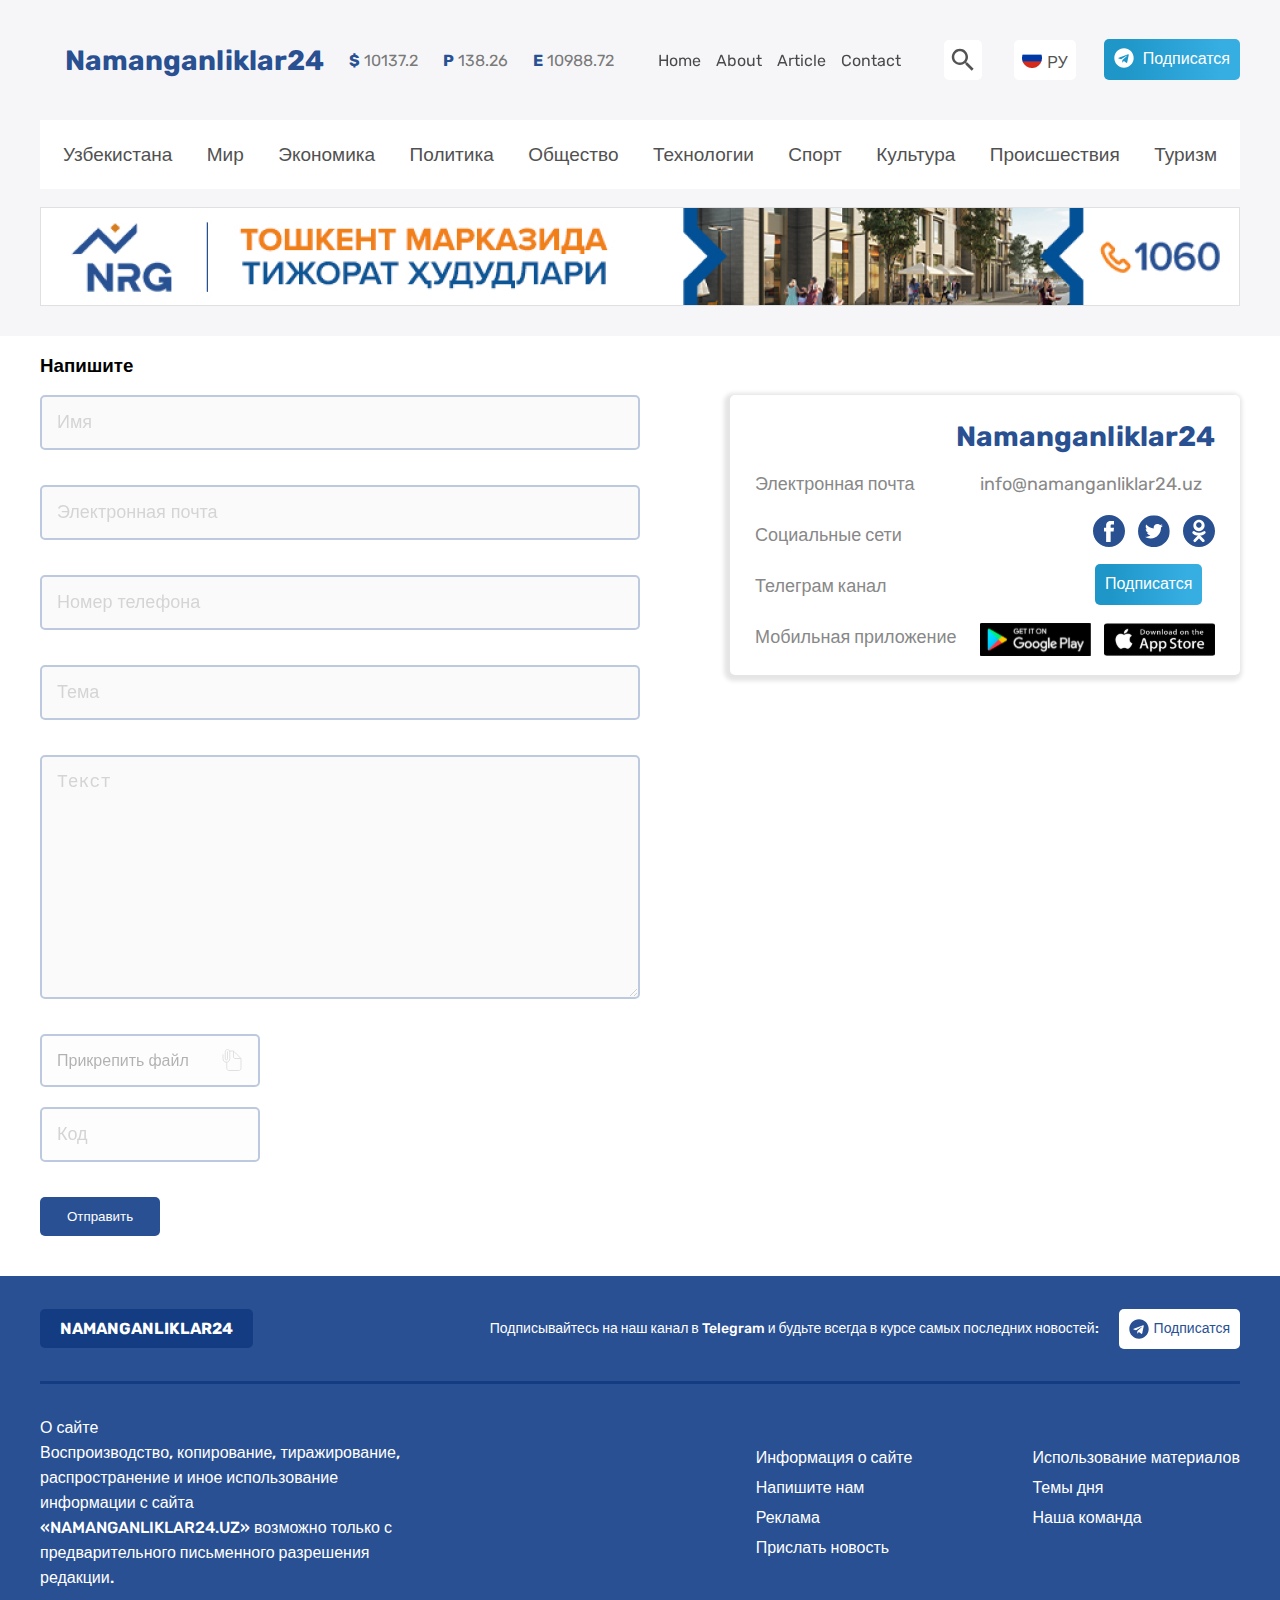
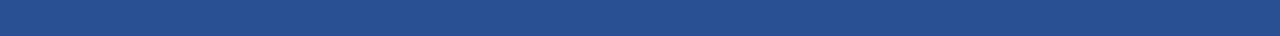
<file: contact/contact.html>
<!DOCTYPE html>
<html lang="en">
  <head>
    <meta charset="UTF-8" />
    <meta http-equiv="X-UA-Compatible" content="IE=edge" />
    <meta name="viewport" content="width=device-width, initial-scale=1.0" />
    <link rel="stylesheet" href="../style.css" />
    <title>Document</title>
  </head>
  <body>
    <header class="header">
      <div class="container">
        <h1 class="visually-hidden">
          Namanganliklar24 yangiliklar rasmiy kanali
        </h1>
        <div class="header-top">
          <ul class="header-list">
            <li class="header-list-item">
              <a class="header-top-link" href="#">Namanganliklar24</a>
            </li>
            <li class="header-list-item">
              <a class="header-top-links" href="#"><span>$</span> 10137.2</a>
            </li>
            <li class="header-list-item">
              <a class="header-top-links" href="#"><span>P</span> 138.26</a>
            </li>
            <li class="header-list-item">
              <a class="header-top-links" href="#"><span>E</span> 10988.72</a>
            </li>
          </ul>
          <ul class="header-top__links-list">
            <li class="header-top__links-item">
              <a href="../index.html" class="header-top__link">
                Home
              </a>
            </li>
            <li class="header-top__links-item">
              <a href="../about/about.html" class="header-top__link">
                About
              </a>
            </li>
            <li class="header-top__links-item">
              <a href="../article/article.html" class="header-top__link">
                Article
              </a>
            </li>
            <li class="header-top__links-item">
              <a href="../contact/contact.html" class="header-top__link">
                Contact
              </a>
            </li>
          </ul>
          <div class="header-right">
            <img
              class="header-searcher"
              src="./img/searcehr.svg"
              alt="searcher icon image"
              width="38"
              height="40"
            />
            <span class="language">РУ</span>
            <a class="header-right-link" href="#">
              <img src="./img/telegram.svg" alt="there is telegram icon" />
              Подписатся</a
            >
          </div>
        </div>
        <ul class="navbar">
          <li class="navbar-item">
            <a class="nav-item-links" href="#">Узбекистана</a>
          </li>
          <li class="navbar-item">
            <a class="nav-item-links" href="#">Мир</a>
          </li>
          <li class="navbar-item">
            <a class="nav-item-links" href="#">Экономика</a>
          </li>
          <li class="navbar-item">
            <a class="nav-item-links" href="#">Политика</a>
          </li>
          <li class="navbar-item">
            <a class="nav-item-links" href="#">Общество</a>
          </li>
          <li class="navbar-item">
            <a class="nav-item-links" href="#">Технологии</a>
          </li>
          <li class="navbar-item">
            <a class="nav-item-links" href="#">Спорт</a>
          </li>
          <li class="navbar-item">
            <a class="nav-item-links" href="#">Культура</a>
          </li>
          <li class="navbar-item">
            <a class="nav-item-links" href="#">Происшествия</a>
          </li>
          <li class="navbar-item">
            <a class="nav-item-links" href="#">Туризм</a>
          </li>
        </ul>
        <img
          class="calling-number"
          src="./img/calling.png"
          alt="there is number that you can call us"
          width="1200"
          height="99"
        />
      </div>
    </header>

    <!-- main section starting -->

    <main class="main-contact">
      <div class="container">
        
         
        <div class="contact-left">
       
          <form action="https://echo.htmlacademy.ru/" method="post">
            <h3 class="contact-heading">Напишите</h3>
            <input
              type="text"
              class="contact-inputs"
              placeholder="Имя"
              name="first name"
              required
            />
            <input
              type="email"
              class="contact-inputs"
              placeholder="Электронная почта"
              name="email"
              required
            />
            <input
              type="tel"
              class="contact-inputs"
              placeholder="Номер телефона"
              name="phone number"
              required
            />
            <input
              type="text"
              class="contact-inputs"
              placeholder="Тема"
              name="theme"
              required
            />
            <textarea
              class="contact-inputs text-area"
              name="user_message"
              id=""
              cols="30"
              rows="10"
              placeholder="Текст"
              required
            ></textarea>
            <label class="dummy-label">
              <input
                type="file"
                class="contact-inputs visually-hidden"
                placeholder="Your name"
                name="first name"
                required
              />
              <span class="dummy-span">Прикрепить файл</span>
            </label>
            <input
              type="password"
              class="contact-inputs contact-password"
              placeholder="Код"
              name="password"
              required
            />

            <button class="contact-btn" type="submit">Отправить</button>
          </form>
        </div>
        <div class="main-content-box">
          <a class="header-top-link" href="#">Namanganliklar24</a>
          
        <div class="contact-right">
          <ul class="contact-right-left">
            <li class="contact-right-left-list"><a class="contact-right-left-list-links" href="#">Электронная почта</a></li>
            <li class="contact-right-lefft-list"><a class="contact-right-left-list-links" href="#">Социальные сети</a></li>
            <li class="contact-right-lefft-list"><a class="contact-right-left-list-links" href="#">Телеграм канал</a></li>
            <li class="contact-right-lefft-list"><a class="contact-right-left-list-links" href="#">Мобильная приложение</a></li>
          </ul>
          <ul class="contact-right-right-list">
            <li class="contact-right-left-list-links-left">info@namanganliklar24.uz</li>
            <li class="contact-right-right-item">
              <ul class="contact-social-list">
                <li class="contact-social-item"><img src="././img/facebook-r 1.svg" alt="" width="32" height="32"></li>
                <li class="contact-social-item"><img src="./img/twitter-r 1.svg" alt="" width="32" height="32"></li>
                <li class="contact-social-item"><img src="./img/odnoklasnik-r 1.svg" alt="" width="32" height="32"></li>
              </ul>
            </li>
            <li class="contact-right-right-item"><a class="contact-right-link-link" href="#">Подписатся</a></li>
            <li class="contact-right-right-item">
              <ul class="bnnma-list">
                <li class="bnnma-item"><a href="#" class="bnnma-link"><img src="./img/googleplay 1.svg" alt="" class="bnnma-image" width="111" height="33"></a></li>
                <li class="bnnma-item"><a href="#" class="bnnma-link"><img src="./img/appstore 1.svg" alt="" class="bnnma-image" width="111" height="33"></a></li>
              </ul>
            </li>
          </ul>
        </div>
      </div>
      </div>
      </div>
    </main>

    <!-- footer section starting -->

    <footer class="footer">
      <div class="container">
        <div class="footer-top">
          <a class="footer-top-logo" href="#">NAMANGANLIKLAR24</a>
          <div class="footer-top-info">
            <p class="footer-top-text">
              Подписывайтесь на наш канал в Telegram и будьте всегда в курсе
              самых последних новостей:
            </p>
            <a class="footer-top-link" href="#">
              <img
                src="./img/cib_telegram.svg"
                alt="telegram icon"
              />Подписатся</a
            >
          </div>
        </div>
        <span class="footer-line"></span>
        <div class="footer-bottom">
          <p class="footer-bottom-text">
            О сайте <br />
            Воспроизводство, копирование, тиражирование, распространение и иное
            использование информации с сайта «NAMANGANLIKLAR24.UZ» возможно
            только с предварительного письменного разрешения редакции.
          </p>
          <div class="footer-lists">
            <ul class="footer-bottom-list-left">
              <li class="bottom-left-item">
                <a class="footer-left-link" href="#">Информация о сайте</a>
              </li>
              <li class="bottom-left-item">
                <a class="footer-left-link" href="#">Напишите нам </a>
              </li>
              <li class="bottom-left-item">
                <a class="footer-left-link" href="#">Реклама</a>
              </li>
              <li class="bottom-left-item">
                <a class="footer-left-link" href="#">Прислать новость</a>
              </li>
            </ul>
            <ul class="footer-right-list">
              <li class="footer-right-item">
                <a class="footer-right-links" href="#"
                  >Использование материалов</a
                >
              </li>
              <li class="footer-right-item">
                <a class="footer-right-links" href="#">Темы дня </a>
              </li>
              <li class="footer-right-item">
                <a class="footer-right-links" href="#">Наша команда</a>
              </li>
            </ul>
          </div>
        </div>
      </div>
    </footer>
    <div class="modal">
      <div class="modal__inner">
        <button class="modal__btn">&times;</button>
        <p class="modal__text">
          Подписывайтесь на наш канал в Telegram и будьте всегда в курсе самых
          последних новостей:
        </p>
        <a class="header-right-link" href="#">
          <img src="./img/telegram.svg" alt="there is telegram icon" />
          Подписатся</a
        >
      </div>
    </div>
    <script src="../js/main.js"></script>

  </body>
</html>
</file>
<file: style.css>
@font-face {
  font-family: "Rubik";
  font-style: normal;
  font-weight: 400;
  src: url("../fonts/rubik-v14-latin-regular.eot"); /* IE9 Compat Modes */
  src: local(""),
    url("../fonts/rubik-v14-latin-regular.eot?#iefix")
      format("embedded-opentype"),
    /* IE6-IE8 */ url("../fonts/rubik-v14-latin-regular.woff2") format("woff2"),
    /* Super Modern Browsers */ url("../fonts/rubik-v14-latin-regular.woff")
      format("woff"),
    /* Modern Browsers */ url("../fonts/rubik-v14-latin-regular.ttf")
      format("truetype"),
    /* Safari, Android, iOS */ url("../fonts/rubik-v14-latin-regular.svg#Rubik")
      format("svg"); /* Legacy iOS */
}
/* rubik-500 - latin */
@font-face {
  font-family: "Rubik";
  font-style: normal;
  font-weight: 500;
  src: url("../fonts/rubik-v14-latin-500.eot"); /* IE9 Compat Modes */
  src: local(""),
    url("../fonts/rubik-v14-latin-500.eot?#iefix") format("embedded-opentype"),
    /* IE6-IE8 */ url("../fonts/rubik-v14-latin-500.woff2") format("woff2"),
    /* Super Modern Browsers */ url("../fonts/rubik-v14-latin-500.woff")
      format("woff"),
    /* Modern Browsers */ url("../fonts/rubik-v14-latin-500.ttf")
      format("truetype"),
    /* Safari, Android, iOS */ url("../fonts/rubik-v14-latin-500.svg#Rubik")
      format("svg"); /* Legacy iOS */
}
/* rubik-700 - latin */
@font-face {
  font-family: "Rubik";
  font-style: normal;
  font-weight: 700;
  src: url("../fonts/rubik-v14-latin-700.eot"); /* IE9 Compat Modes */
  src: local(""),
    url("../fonts/rubik-v14-latin-700.eot?#iefix") format("embedded-opentype"),
    /* IE6-IE8 */ url("../fonts/rubik-v14-latin-700.woff2") format("woff2"),
    /* Super Modern Browsers */ url("../fonts/rubik-v14-latin-700.woff")
      format("woff"),
    /* Modern Browsers */ url("../fonts/rubik-v14-latin-700.ttf")
      format("truetype"),
    /* Safari, Android, iOS */ url("../fonts/rubik-v14-latin-700.svg#Rubik")
      format("svg"); /* Legacy iOS */
}

* {
  box-sizing: border-box;
  text-decoration: none;
  list-style-type: none;
}

body {
  margin: 0;
  padding: 0;
  font-family: "Rubik", Arial, Helvetica, sans-serif;
}

img {
  vertical-align: middle;
  object-fit: cover;
}

.container {
  width: 1240px;
  margin: 0 auto;
  padding: 0 20px;
}

.visually-hidden {
  position: absolute !important;
  clip: rect(1px 1px 1px 1px); /* IE6, IE7 */
  clip: rect(1px, 1px, 1px, 1px);
  padding: 0 !important;
  border: 0 !important;
  height: 1px !important;
  width: 1px !important;
  overflow: hidden;
}

/* header section styling */

.header {
  background: #f6f6f9;
}

.header .container {
  padding-top: 40px;
}

.header-top {
  display: flex;
  align-items: center;
  justify-content: space-between;
  margin-bottom: 40px;
}

.header-list {
  display: flex;
  justify-content: space-between;
  align-items: center;
  margin: 0;
  padding: 0;
}

.header-list-item {
  margin-left: 25px;
}

.header-top-link {
  font-weight: bold;
  font-size: 28px;
  line-height: 33px;
  color: #295091;
}

.header-top-links {
  font-weight: normal;
  font-size: 16px;
  line-height: 19px;
  color: #7a7a7a;
}

.header-top-links span {
  font-weight: bold;
  font-size: 16px;
  line-height: 19px;
  color: #285193;
}

.header-searcher {
  background-color: #ffffff;
  padding: 5px;
  border-radius: 5px;
}

.language {
  display: inline-block;
  margin-left: 28px;
  padding: 8px;
  font-weight: 500;
  font-size: 16px;
  line-height: 19px;
  color: #535353;
  background: #ffffff;
  border-radius: 5px;
  vertical-align: middle;
}

.language::before {
  display: inline-block;
  width: 20px;
  height: 20px;
  padding-right: 5px;
  content: "";
  background-image: url(./img/flag.png);
  background-repeat: no-repeat;
  background-position: left 0;
}

.header-right-link {
  margin-left: 24px;
  padding: 10px 10px 12px 10px;
  font-weight: 500;
  font-size: 16px;
  line-height: 19px;
  color: #ffffff;
  background: linear-gradient(90deg, #1e96c8 15.07%, #37aee2 85.96%);
  border-radius: 5px;
}

.header-right-link img {
  margin-right: 5px;
  margin-bottom: 4px;
}

.navbar {
  display: flex;
  justify-content: space-between;
  align-items: center;
  margin: 0;
  margin-bottom: 18px;
  padding: 23px;
  background: #ffffff;
}

.nav-item-links {
  font-weight: 500;
  font-size: 19px;
  line-height: 23px;
  color: #515151;
  transition: 0.3s;
}

.nav-item-links:hover {
  color: rgb(27, 134, 134);
}

.calling-number {
  margin-bottom: 30px;
}

/* main section styling */

.caronavirus .container {
  padding-top: 20px;
}

.caronavirus-list {
  display: flex;
  justify-content: space-between;
  align-items: center;
  margin: 0;
  padding: 0;
  margin-bottom: 18px;
  background: #f6f6f9;
  border-radius: 5px;
  padding: 20px;
}

.carona-list-item-first {
  width: 406px;
  background-image: url(./img/virus.png);
  background-repeat: no-repeat;
  background-size: 43px 45px;
  background-position: left 35px top 0px;
}

.carona-list-heading {
  margin: 0;
  padding: 0;
  padding-left: 103px;
  font-weight: 700;
  font-size: 20px;
  line-height: 24px;
  color: #000000;
}

.carona-list-item-second {
  display: flex;
  /* padding-left: 84px; */
  background-image: url(./img/mask.png);
  background-repeat: no-repeat;
  background-position: left 29px top 12px;
  background-size: 38px 40px;
}

.carona-list-item-second::before {
  display: inline-block;
  margin-right: 84px;
  content: "";
  width: 2px;
  height: 74px;
  background: #eb5569;
}

.infection-amount {
  margin-top: 0;
  padding: 0;
  font-size: 18px;
  line-height: 21px;
  color: #db0000;
}

.carona-number {
  margin: 0;
  padding: 0;
  font-weight: 700;
  font-size: 25px;
  line-height: 30px;
  color: #000000;
}

.carona-list-item-third {
  display: flex;
  background-image: url(./img/smile.png);
  background-repeat: no-repeat;
  background-position: left 29px top 12px;
  background-size: 38px 40px;
}

.carona-list-item-third::before {
  display: inline-block;
  margin: auto 86px auto 0;
  content: "";
  width: 2px;
  height: 49px;
  background: #f4ccd1;
}

.healers-amount {
  margin-top: 0;
  padding: 0;
  font-size: 18px;
  line-height: 21px;
  color: #05b135;
}

.carona-list-item-fourth {
  display: flex;
  background-image: url(./img/banned.png);
  background-repeat: no-repeat;
  background-position: left 29px top 12px;
  background-size: 38px 40px;
}

.carona-list-item-fourth::before {
  display: inline-block;
  margin: auto 86px auto 0;
  content: "";
  width: 2px;
  height: 49px;
  background: #f4ccd1;
}

.carona-death {
  margin-top: 0;
  padding: 0;
  font-size: 18px;
  line-height: 21px;
  color: #000000;
}

/* karantin section styling */

.karantin .container {
  margin-bottom: 34px;
}

.karantin-list {
  display: grid;
  grid-template-columns: repeat(3, 386px);
  grid-gap: 20px;
  margin: 0;
  padding: 0;
  margin-bottom: 34px;
}

.karantin-image {
  margin-bottom: 11px;
}

.karantin-info {
  font-weight: 600;
  font-size: 17px;
  line-height: 20px;
  color: #202020;
  margin: 0;
  margin-bottom: 11px;
}

.karantin-time {
  font-weight: normal;
  font-size: 14px;
  line-height: 17px;
  color: #6b6d97;
}

.belly-section {
  display: flex;
  justify-content: space-between;
  align-items: center;
  margin-bottom: 38px;
  padding: 25px;
  background: rgba(239, 186, 84, 0.18);
  border-radius: 5px;
}

.belly-text {
  display: flex;
  font-weight: 500;
  font-size: 20px;
  line-height: 24px;
  color: #000000;
}

.belly-text::before {
  margin: -6px 17px 0 34px;
  content: "";
  width: 31px;
  height: 35px;
  background-image: url(./img/bell.png);
  background-repeat: no-repeat;
  background-size: 31px 35px;
  background-position: left 0 top 0;
}

.belly-link {
  padding: 8px;
  font-weight: 500;
  font-size: 20px;
  line-height: 24px;
  color: #ffffff;
  background: linear-gradient(
    90deg,
    #fe5c28 0%,
    rgba(255, 139, 54, 0.9) 88.43%
  );
  border-radius: 5px;
}

/* the last section styling */

.the_last_news {
  margin-bottom: 38px;
}

.the_last_news .container {
  display: flex;
  justify-content: space-between;
  /* align-items: center; */
}

.last_news-heading {
  display: block;
  margin-left: 412px;
  margin-bottom: 15px;
  font-weight: 600;
  font-size: 20px;
  line-height: 24px;
  color: #000000;
}

.last-parts {
  display: flex;
  justify-content: space-between;
  align-items: center;
}

.right-part-list {
  margin: 0;
  padding: 0;
}

.right-part-item {
  width: 780px;
  margin-bottom: 18px;
}

.right-part-links {
  display: flex;
  align-items: center;
  justify-content: space-between;
}

.right-part-item-info {
  width: 507px;
  margin-left: 19px;
}

.right-part-heading {
  margin: 0;
  margin-bottom: 8px;
  font-weight: 600;
  font-size: 17px;
  line-height: 20px;
  color: #202020;
}

.right-part-text {
  margin: 0;
  margin-bottom: 11px;
  font-weight: normal;
  font-size: 15px;
  line-height: 18px;
  color: #434343;
}

.right-part-time {
  font-weight: normal;
  font-size: 14px;
  line-height: 17px;
  color: #7688a4;
}

.news-link {
  width: 211px;
  margin-left: 670px;
  margin-top: 20px;
  padding: 10px 30px;
  font-weight: 500;
  font-size: 17px;
  line-height: 20px;
  color: #ffffff;
  background: #295093;
  border-radius: 5px;
}

.the_last_left_part {
  display: flex;
  flex-direction: column;
  /* justify-content: space-between; */
  align-items: center;
}

.last-left-part-list {
  width: 386px;
  margin: 0;
  margin-bottom: 50px;
  padding: 30px;
  background: #f6f6f9;
  box-shadow: 0 0 2px black;
  border-radius: 5px;
}

.left-part-heading {
  margin: 0;
  margin-bottom: 15px;
  font-weight: 600;
  font-size: 20px;
  line-height: 24px;
  color: #202020;
}

.left-part-text {
  margin: 0;
  margin-bottom: 15px;
  font-weight: normal;
  font-size: 17px;
  line-height: 25px;
  color: #202020;
}

.left-part-time {
  margin-bottom: 35px;
  font-weight: normal;
  font-size: 14px;
  line-height: 17px;
  color: #7688a4;
}

.line {
  display: block;
  width: 266px;
  height: 4px;
  background: #e4e4e4;
  margin-bottom: 20px;
  margin-top: 20px;
}

/* social media section styling */

.social-media {
  margin-bottom: 40px;
}

.social-media .container {
  background: #f6f6f9;
  border-radius: 5px;
}

.social-media-contents {
  display: flex;
  justify-content: space-between;
  align-items: center;
  padding: 50px 20px 35px 245px;
  background-image: url(./img/phone.png);
  background-repeat: no-repeat;
  background-position: left 30px top 50px;
  background-size: 236px 177px;
}

.social-media-info {
  width: 526px;
}

.social-media-heading {
  font-weight: 600;
  font-size: 24px;
  line-height: 28px;
  color: #295093;
}

.social-media-info {
  font-weight: 500;
  font-size: 18px;
  line-height: 25px;
  color: #333333;
}

.social-media-list {
  display: flex;
  justify-content: space-between;
  align-items: center;
}

/* footer section styling */

.footer {
  background: #295093;
}

.footer .container {
  padding: 30px 20px;
}

.footer-top {
  display: flex;
  justify-content: space-between;
  align-items: center;
  margin-bottom: 30px;
}

.footer-top-logo {
  padding: 10px 20px;
  font-weight: bold;
  font-size: 16px;
  line-height: 19px;
  color: #ffffff;
  background: #133c82;
  border-radius: 5px;
  transform: matrix(1, 0, 0, 1, 0, 0);
}

.footer-top-info {
  display: flex;
  justify-content: space-between;
  align-items: center;
}

.footer-top-text {
  font-weight: 500;
  font-size: 14px;
  line-height: 17px;
  color: #ffffff;
}

.footer-top-link {
  margin-left: 20px;
  padding: 10px;
  font-weight: 500;
  font-size: 14px;
  line-height: 17px;
  color: #295093;
  background: #ffffff;
  border-radius: 5px;
}

.footer-top-link img {
  margin-right: 5px;
}

.footer-line {
  display: block;
  width: 1200px;
  height: 3px;
  margin-bottom: 15px;
  background: #133c82;
}

.footer-bottom {
  display: flex;
  justify-content: space-between;
  align-items: center;
}

.footer-bottom-text {
  width: 365px;
  font-weight: 500;
  font-size: 16px;
  line-height: 25px;
  color: #ffffff;
}

.footer-lists {
  display: flex;
  justify-content: space-between;
  /* align-items: center; */
}

.footer-bottom-list-left {
  margin: 0;
  padding: 0;
  list-style-type: none;
}

.footer-left-link {
  font-weight: 500;
  font-size: 16px;
  line-height: 30px;
  color: #ffffff;
}

.footer-right-list {
  margin: 0;
  margin-left: 120px;
  padding: 0;
  list-style-type: none;
}

.footer-right-links {
  font-weight: 500;
  font-size: 16px;
  line-height: 30px;
  color: #ffffff;
}

/* article page styling */

.prezident .container {
  display: flex;
  justify-content: space-between;
  padding: 25px 20px;
}

.prezident-image {
  margin-bottom: 30px;
}

.prezident-left-info {
  width: 794px;
  font-weight: 500;
  font-size: 18px;
  line-height: 25px;
  color: #000000;
}

.prezident-bottom {
  width: 794px;
  margin: 0 auto;
  transform: translateX(-26%);
}

.prezident-bottom-links-active + .prezident-bottom-links-active {
  margin-left: 10px;
}

/* contact page styling */

.main-contact .container {
  display: flex;
  justify-content: space-between;
}

.contact-inputs {
  display: block;
  width: 600px;
  margin-bottom: 35px;
  padding: 15px;
  font-weight: normal;
  font-size: 18px;
  line-height: 21px;
  background: #f1f1f1;
  opacity: 0.3;
  border: 2px solid #285193;
  box-sizing: border-box;
  border-radius: 5px;
}

.text-area {
  width: 600px;
  resize: horizontal;
}

.dummy-span {
  display: inline-block;
  width: 220px;
  margin-bottom: 20px;
  padding: 15px;
  background: #fbfbfb;
  opacity: 0.3;
  border: 2px solid #285193;
  box-sizing: border-box;
  border-radius: 5px;
  background-image: url(./contact/img/Frame.svg);
  background-repeat: no-repeat;
  background-size: 24px;
  background-position: top 12px right 14px;
}

.contact-btn {
  margin-bottom: 40px;
  padding: 10px 25px;
  color: #ffffff;
  background: #295093;
  border: 2px solid rgba(40, 81, 147, 0.54);
  box-sizing: border-box;
  border-radius: 5px;
}

.contact-password {
  width: 220px;
  background: #fbfbfb;
  opacity: 0.3;
  border: 2px solid #285193;
  box-sizing: border-box;
  border-radius: 5px;
}

.main-content-box {
  width: 510px;
  height: 280px;
  margin-top: 59px;
  padding: 25px;
  background: #ffffff;
  box-shadow: -2px 2px 4px 4px #e5e5e5;
  border-radius: 5px;
}

.main-content-box .header-top-link {
  display: block;
  text-align: end;
  margin-bottom: 21px;
}

.contact-right {
  display: flex;
  justify-content: space-between;
}

.contact-right-left {
  margin: 0;
  padding: 0;
}

.contact-right-left-list + .contact-right-left-list {
  margin-top: 30px;
}

.contact-right-left-list-links {
  display: inline-block;
  margin-bottom: 30px;
  font-weight: normal;
  font-size: 18px;
  line-height: 21px;
  color: #888888;
}

.contact-right-right-list {
  margin: 0;
  padding: 0;
}

.contact-right-left-list-links-left {
  display: inline-block;
  margin-bottom: 20px;
  font-weight: normal;
  font-size: 18px;
  line-height: 21px;
  color: #888888;
}

.contact-social-list {
  display: flex;
  justify-content: flex-end;
  margin: 0;
  margin-bottom: 17px;
  padding: 0;
}

.contact-social-item + .contact-social-item {
  margin-left: 13px;
}

.contact-right-link-link {
  display: inline-block;
  margin-left: 115px;
  margin-bottom: 18px;
  padding: 10px 10px 12px 10px;
  font-weight: 500;
  font-size: 16px;
  line-height: 19px;
  color: #ffffff;
  background: linear-gradient(90deg, #1e96c8 15.07%, #37aee2 85.96%);
  border-radius: 5px;
}

.bnnma-list {
  display: flex;
  justify-content: flex-end;
  margin: 0;
  padding: 0;
}

.bnnma-item + .bnnma-item {
  margin-left: 13px;
}

.header-top__links-list {
  margin: 0;
  padding: 0;
  list-style-type: none;
  display: flex;
}

.header-top__links-item + .header-top__links-item {
  margin-left: 15px;
}

.header-top__link {
  color: #000000;
  opacity: 0.7;
}

.modal {
  position: fixed;
  top: 0;
  bottom: 0;
  left: 0;
  right: 0;
  width: 100%;
  height: 100%;
  background-color: rgba(0, 0, 0, 0.5);
  display: none;
  justify-content: center;
  align-items: center;
}

.modal--active{
  display: flex;
}

.modal__inner {
  position: relative;
  max-width: 800px;
  width: 100%;
  padding: 50px 0;
  text-align: center;
  border-radius: 5px;
  background-color: #ffffff;
}

.modal__text {
  max-width: 650px;
  text-align: center;
  margin: 0 auto;
  margin-bottom: 30px;
  font-family: "Rubik";
  font-style: normal;
  font-weight: 500;
  font-size: 26px;
  line-height: 31px;
  text-align: center;

  color: #295093;
}

.modal__btn{
  position: absolute;
  top: 7px;
  right: 10px;
  font-size: 35px;
  border: none;
  background-color: transparent;
  opacity: 0.5;
}
</file>
